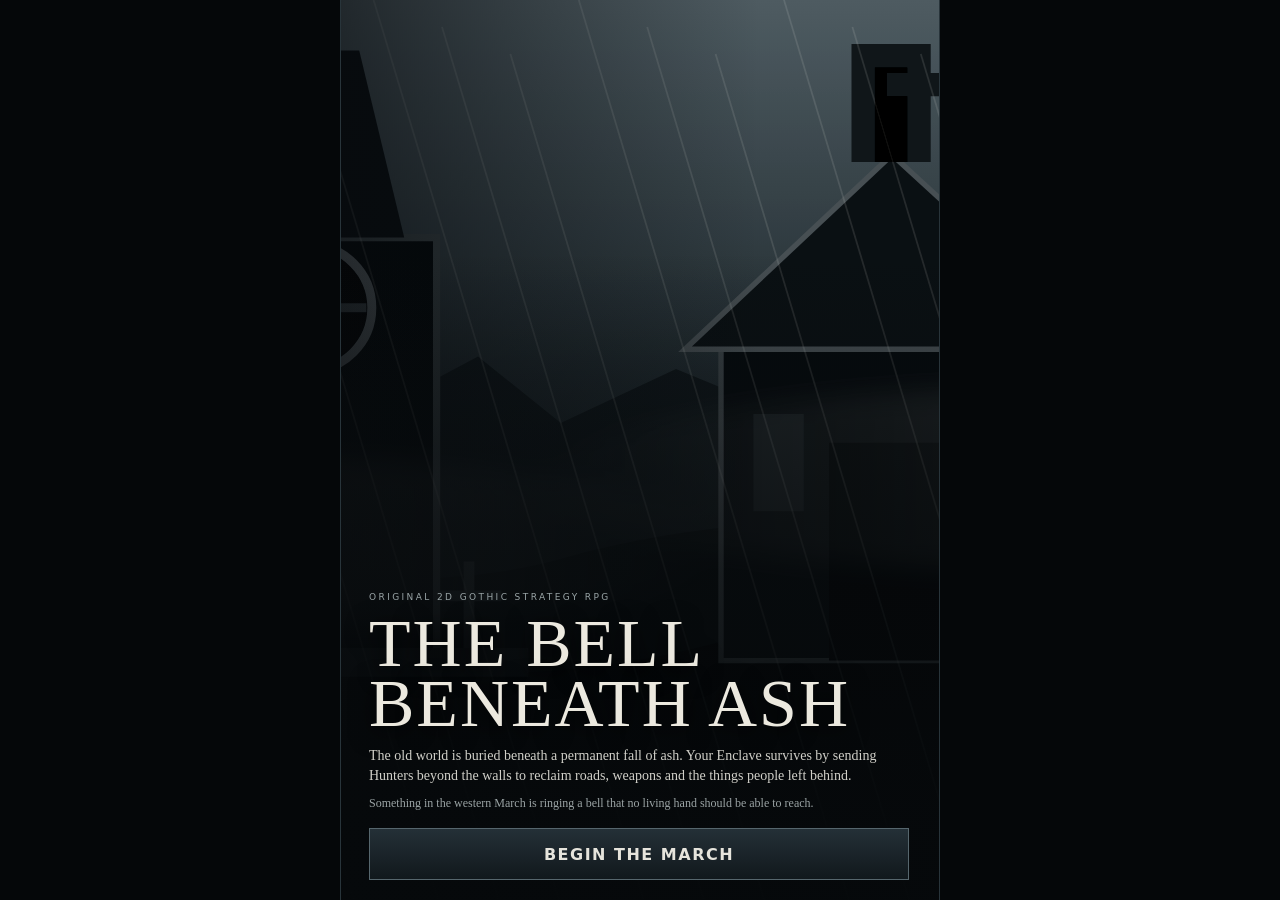
<file: standalone.html>
<!doctype html><html><head><meta charset="utf-8"><meta name="viewport" content="width=device-width,initial-scale=1,viewport-fit=cover"><meta name="theme-color" content="#080b0e"><meta name="apple-mobile-web-app-capable" content="yes"><meta name="apple-mobile-web-app-status-bar-style" content="black-translucent"><link rel="icon" href="[data-uri]"><title>The Bell Beneath Ash · Prototype 0.1</title><style>:root{--bg:#080b0e;--panel:#10161a;--line:#34434a;--text:#e4e2d9;--muted:#8f9ba0;--pale:#b7c0bc;--accent:#a8b5b6;--danger:#8d5552;--gold:#b49a72;--good:#9aaf96}*{box-sizing:border-box}html,body{margin:0;width:100%;height:100%;background:#050709;color:var(--text);font-family:Inter,ui-sans-serif,system-ui,-apple-system,BlinkMacSystemFont,"Segoe UI",sans-serif;overflow:hidden}button{font:inherit}button:disabled{opacity:.32;cursor:default}#app{width:100%;height:100dvh;background:radial-gradient(circle at 50% -20%,#33424a 0,#12191d 35%,#050709 76%);overflow:hidden}.hud{height:66px;display:flex;align-items:center;justify-content:space-between;padding:9px 12px;border-bottom:1px solid #2c383e;background:linear-gradient(180deg,rgba(16,23,27,.98),rgba(7,10,12,.96));position:relative;z-index:40}.brand{border:0;background:none;color:var(--text);text-align:left;padding:0}.brand span{display:block;font:600 13px/1 Georgia,serif;letter-spacing:2.2px}.brand small{display:block;color:var(--muted);font-size:8px;letter-spacing:1.4px;margin-top:6px}.resources{display:flex;gap:9px;color:#c7c5bc;font-size:11px;white-space:nowrap}.bottomnav{height:70px;position:absolute;bottom:0;left:0;right:0;display:grid;grid-template-columns:repeat(4,1fr);background:rgba(6,9,11,.98);border-top:1px solid #2d3a40;z-index:35;padding-bottom:env(safe-area-inset-bottom)}.bottomnav button{border:0;border-top:2px solid transparent;background:none;color:#6f7c81;display:flex;flex-direction:column;align-items:center;justify-content:center;gap:3px;font-size:9px;letter-spacing:1px}.bottomnav button i{font-style:normal;font-size:18px}.bottomnav button.active{color:#d9dad3;border-top-color:#9ca8aa}.gameview{height:calc(100dvh - 136px);position:relative;overflow:hidden}.primary,.sheet button,.eventchoices button,.compactpanel button,.inventoryhead button,.itemactions button{border:1px solid #56666d;background:linear-gradient(180deg,#243037,#11181c);color:#e6e4dc;padding:11px 14px;letter-spacing:.7px}.primary:active,.sheet button:active,.eventchoices button:active,.compactpanel button:active,.inventoryhead button:active,.itemactions button:active,.hotspot:active,.mapnode:active{transform:scale(.98)}.primary.huge{width:100%;min-height:52px;font-weight:700;letter-spacing:1.5px}.muted{color:var(--muted)}.titleview{height:100dvh;position:relative;overflow:hidden;background:#080c0f}.titleart{position:absolute;inset:0}.titleart:after{content:'';position:absolute;inset:0;background:linear-gradient(0deg,#06090bf7 8%,#080b0d9c 42%,transparent 72%),linear-gradient(90deg,#070a0da0,transparent 70%)}.scene{width:100%;height:100%;display:block}.titlecopy{position:absolute;left:20px;right:20px;bottom:max(20px,env(safe-area-inset-bottom));z-index:3;max-width:540px}.titlecopy>small{font-size:9px;letter-spacing:2.4px;color:#9aa5a7}.titlecopy h1{font:500 clamp(42px,11vw,68px)/.88 Georgia,serif;letter-spacing:2px;margin:10px 0 12px;color:#ece9df;text-shadow:0 5px 24px #000}.titlecopy p{font:14px/1.45 Georgia,serif;margin:8px 0;color:#d1d0c9}.titlecopy .muted{font-size:12px;color:#9ba4a5;margin-bottom:16px}.worldscene{height:63%;position:relative;overflow:hidden;border-bottom:1px solid #344047}.worldscene:after,.hunterstage:after,.marchmap:after,.battlescene:after,.eventart:after,.resultart:after{content:'';position:absolute;inset:0;pointer-events:none;background:linear-gradient(0deg,rgba(6,9,11,.72),transparent 30%),repeating-linear-gradient(174deg,transparent 0 24px,rgba(220,225,219,.018) 25px 26px)}.hotspot{position:absolute;z-index:5;min-width:84px;border:1px solid #6b7779;background:rgba(8,13,16,.84);color:#e0dfd6;padding:7px 8px;text-align:left;box-shadow:0 5px 18px rgba(0,0,0,.55);backdrop-filter:blur(4px)}.hotspot b{display:block;font-size:8px;letter-spacing:1px}.hotspot span{display:block;font-size:8px;color:#a3adaf;margin-top:3px}.hotspot.hall{left:7%;bottom:16%}.hotspot.forge{left:38%;bottom:8%}.hotspot.infirmary{right:8%;bottom:18%}.hotspot.tower{right:17%;top:10%}.hotspot.store{left:18%;top:26%}.hotspot.guild{right:38%;top:39%}.hotspot.locked{opacity:.42;filter:grayscale(1)}.directive{height:calc(37% - 8px);margin:8px 10px 0;border:1px solid #3a474d;background:linear-gradient(135deg,rgba(18,25,29,.97),rgba(8,12,14,.97));padding:11px 52px 10px 12px;position:relative;display:flex;flex-direction:column;justify-content:center}.directive small{font-size:8px;letter-spacing:1.6px;color:#87959a}.directive b{font:18px/1.1 Georgia,serif;margin:4px 0}.directive span{font-size:11px;color:#a2abad;line-height:1.35}.directive button{position:absolute;right:9px;top:50%;transform:translateY(-50%);width:36px;height:36px;border:1px solid #5a686d;background:#1b252a;color:white;font-weight:800}.directive.complete{border-color:#52624f}.victorystrip{position:absolute;top:7px;left:50%;transform:translateX(-50%);z-index:8;background:#101710dc;border:1px solid #63715e;color:#b5c2af;font-size:8px;letter-spacing:1px;padding:7px 10px;white-space:nowrap}.hunterstage{height:58%;position:relative;overflow:hidden}.hunterrow{position:absolute;z-index:4;left:6px;right:6px;bottom:8px;display:grid;grid-template-columns:repeat(3,1fr);gap:5px}.hunterportrait{border:1px solid #3d4b51;background:rgba(8,12,14,.72);color:#d9d8d0;padding:4px 3px 7px;min-width:0}.hunterportrait.selected{border-color:#99a7a9;background:rgba(22,30,34,.9)}.hunterportrait .figure{height:112px;width:72px;max-width:100%;display:block;margin:auto}.hunterportrait b,.hunterportrait span,.hunterportrait small{display:block;overflow:hidden;text-overflow:ellipsis;white-space:nowrap}.hunterportrait b{font:14px Georgia,serif}.hunterportrait span{font-size:8px;letter-spacing:1px;color:#a1abad}.hunterportrait small{font-size:8px;color:#7f8c91;margin-top:3px}.compactpanel{height:64px;margin:7px 9px;display:flex;align-items:center;justify-content:space-between;border:1px solid #344147;background:#0c1215;padding:8px}.compactpanel div{min-width:0}.compactpanel small,.compactpanel b,.compactpanel span{display:block}.compactpanel small{font-size:7px;color:#849196;letter-spacing:1.2px}.compactpanel b{font-size:13px;margin:2px 0}.compactpanel span{font-size:8px;color:#8e999d;white-space:nowrap;overflow:hidden;text-overflow:ellipsis}.compactpanel button{padding:8px 9px;font-size:8px;white-space:nowrap}.loadoutmini{height:calc(42% - 78px);margin:0 9px;display:grid;grid-template-columns:1fr 1fr;gap:5px;overflow:auto}.loadoutmini button{border:1px solid #2e3b41;background:#0d1316;color:#d6d5cd;text-align:left;padding:7px;min-height:54px}.loadoutmini small,.loadoutmini b,.loadoutmini span{display:block}.loadoutmini small{font-size:7px;color:#849196;letter-spacing:1px}.loadoutmini b{font:12px Georgia,serif;margin:2px 0}.loadoutmini span{font-size:8px;color:#8f9a9e}.marchmap{height:calc(100% - 70px);position:relative;overflow:hidden}.marchmap .scene{filter:saturate(.72)}.route{position:absolute;z-index:2;left:17%;top:72%;width:63%;height:2px;background:#94a0a260;transform:rotate(-37deg);transform-origin:left center;box-shadow:0 0 14px #cad0ca22}.mapnode{position:absolute;z-index:6;width:86px;height:66px;border:1px solid #627176;background:rgba(8,13,16,.88);color:#d8d7cf;padding:5px;box-shadow:0 5px 18px #000}.mapnode i,.mapnode b,.mapnode span{display:block;font-style:normal}.mapnode i{font-size:17px}.mapnode b{font-size:8px;letter-spacing:.5px;margin:2px 0}.mapnode span{font-size:7px;color:#8d9a9e}.mapnode.closed{filter:grayscale(1);opacity:.36}.mapnode.cleared{border-color:#6c806a}.node0{left:10%;bottom:8%}.node1{left:34%;bottom:31%}.node2{left:60%;top:30%}.node3{right:8%;top:9%}.mapintel{height:70px;display:flex;align-items:center;justify-content:space-between;padding:8px 10px;border-top:1px solid #344147;background:#0c1215}.mapintel small,.mapintel b,.mapintel span{display:block}.mapintel small{font-size:7px;color:#859398;letter-spacing:1px}.mapintel b{font:13px Georgia,serif;margin:2px 0}.mapintel span{font-size:8px;color:#8f999d}.mapintel button{padding:8px;font-size:8px;border:1px solid #56666d;background:#182126;color:#ddd}.inventoryview{display:grid;grid-template-rows:64px 52px 34px 1fr}.inventoryhead{display:flex;align-items:center;justify-content:space-between;padding:7px 10px;border-bottom:1px solid #314047}.inventoryhead small,.inventoryhead h2,.inventoryhead span{display:block;margin:0}.inventoryhead small{font-size:7px;color:#849196;letter-spacing:1px}.inventoryhead h2{font:17px Georgia,serif;margin:2px 0}.inventoryhead span{font-size:8px;color:#8e9a9e}.inventoryhead button{padding:8px;font-size:8px}.setbar{display:grid;grid-template-columns:1fr 1fr;gap:5px;padding:5px 8px;background:#0b1013}.setbar div{border:1px solid #323e43;padding:5px}.setbar b,.setbar span{display:block}.setbar b{font:10px Georgia,serif;color:#c8b896}.setbar span{font-size:6.8px;color:#849196;margin-top:2px;line-height:1.3}.huntertabs{display:grid;grid-template-columns:repeat(3,1fr);padding:0 8px;gap:4px}.huntertabs button{border:1px solid #2f3c41;border-bottom:0;background:#0b1114;color:#79878c;font-size:8px}.huntertabs button.active{background:#172126;color:#d7d6ce;border-color:#536168}.lootlist{overflow:auto;padding:6px 8px 20px}.lootrow{min-height:74px;display:grid;grid-template-columns:34px 1fr 84px;gap:7px;align-items:center;border:1px solid #303c41;background:linear-gradient(90deg,#10171a,#0a0f12);padding:6px;margin-bottom:5px}.itemicon{width:32px;height:32px;border:1px solid #3e4a4f;display:flex;align-items:center;justify-content:center;color:#acb4b1}.itemcopy{min-width:0}.itemcopy small,.itemcopy b,.itemcopy span{display:block;overflow:hidden;text-overflow:ellipsis;white-space:nowrap}.itemcopy small{font-size:7px;color:#8c999d}.itemcopy b{font:12px Georgia,serif;margin:2px 0}.itemcopy span{font-size:7px;color:#8c979b}.itemactions{display:flex;flex-direction:column;gap:4px}.itemactions button{padding:5px 3px;font-size:6.7px}.rarity-common{border-left-color:#8b9290}.rarity-uncommon{border-left-color:#90aa8a}.rarity-rare{border-left-color:#809db7}.rarity-relic{border-left-color:#b09061;box-shadow:inset 3px 0 0 #b09061}.emptyloot{padding:30px;text-align:center;color:#849196;font:14px Georgia,serif}.sheetback{position:fixed;z-index:80;inset:0;background:#000a;backdrop-filter:blur(3px)}.sheet{position:fixed;z-index:81;left:0;right:0;bottom:0;max-height:68dvh;background:linear-gradient(180deg,#172126,#090e11);border-top:1px solid #627177;padding:18px 14px max(18px,env(safe-area-inset-bottom));box-shadow:0 -18px 40px #000;overflow:auto}.sheetclose{position:absolute;right:12px;top:10px;border:0!important;background:none!important;font-size:24px;color:#9da8aa}.sheet>small{font-size:8px;letter-spacing:1.5px;color:#88969b}.sheet h2{font:24px Georgia,serif;margin:5px 0 8px}.sheet p{font:13px/1.45 Georgia,serif;color:#b9bcb7;margin:0 34px 12px 0}.sheetaction{border-top:1px solid #344147;padding:11px 0;display:grid;grid-template-columns:1fr auto;column-gap:8px;align-items:center}.sheetaction b,.sheetaction span{display:block;grid-column:1}.sheetaction b{font-size:10px;letter-spacing:.6px}.sheetaction span{font-size:8px;color:#879499;margin-top:4px}.sheetaction button{grid-column:2;grid-row:1/3;padding:8px 11px;font-size:8px}.maxed{border-top:1px solid #344147;padding-top:12px;color:#8f9a8d;font-size:9px;letter-spacing:1px}.eventview,.resultview{height:100dvh;display:grid;grid-template-rows:66px 47% 1fr;background:#080c0f}.eventart,.resultart{position:relative;overflow:hidden}.eventcopy,.resultcopy{padding:14px 14px max(14px,env(safe-area-inset-bottom));overflow:auto;background:linear-gradient(180deg,#11181c,#080c0f)}.eventcopy small,.resultcopy>small{font-size:8px;color:#89969a;letter-spacing:1.5px}.eventcopy h1,.resultcopy h1{font:28px/1 Georgia,serif;margin:6px 0 9px}.eventcopy p{font:13px/1.45 Georgia,serif;color:#b8bcb8}.eventchoices{display:grid;grid-template-columns:1fr 1fr;gap:7px;margin-top:12px}.eventchoices button{min-height:48px;font-size:9px}.battleview{height:100dvh;display:grid;grid-template-rows:1fr 192px;background:#070a0c}.battlescene{position:relative;overflow:hidden;border-bottom:1px solid #35434a}.battlescene .scene{position:absolute;inset:0}.enemyformation{position:absolute;z-index:4;right:5px;left:39%;top:50px;bottom:38%;display:flex;align-items:flex-end;justify-content:flex-end;gap:2px}.allyformation{position:absolute;z-index:5;left:5px;right:42%;bottom:18px;display:flex;align-items:flex-end;gap:1px}.battleunit{min-width:0;color:#d9d8d0;text-align:center}.battleunit .figure{display:block;margin:auto;width:56px;height:95px;max-width:100%}.battleunit.enemy{border:1px solid transparent;background:none;padding:2px;color:#d5d1ca;width:25%}.battleunit.enemy.target{border-color:#b0a07b;background:#17141099}.battleunit.enemy.down,.battleunit.ally.down{opacity:.2;filter:grayscale(1)}.battleunit.ally{width:20%}.battleunit b,.battleunit small{display:block;white-space:nowrap;overflow:hidden;text-overflow:ellipsis}.battleunit b{font:8px Georgia,serif}.battleunit small{font-size:6px;color:#8e999c}.unitbar{height:4px;background:#252d31;margin:3px 2px}.unitbar i{display:block;height:100%;background:#90514f}.ally .unitbar i{background:#768b91}.combatbar{padding:8px 8px max(7px,env(safe-area-inset-bottom));background:linear-gradient(180deg,#10171a,#070a0c);display:grid;grid-template-rows:38px 80px 31px;gap:5px}.combatmeta{display:flex;align-items:center;justify-content:space-between}.combatmeta small,.combatmeta b{display:block}.combatmeta small{font-size:7px;letter-spacing:1px;color:#849196}.combatmeta b{font-size:10px;margin-top:2px}.resolve{width:46%}.resolve span{font-size:7px;color:#9ba6a8}.resolve i{height:5px;display:block;background:#273136;margin-top:4px}.resolve em{display:block;height:100%;background:#8fa1a5}.abilities{display:grid;grid-template-columns:repeat(4,1fr);gap:4px}.abilities button{border:1px solid #526168;background:linear-gradient(#1f292e,#0d1316);color:#deddd5;font-size:8px;letter-spacing:.5px}.abilities small{display:block;font-size:7px;color:#849196;margin-top:4px}.retreat{border:1px solid #59393a;background:#180e10;color:#b89390;font-size:8px;letter-spacing:1px}.zone-warden .enemyformation{left:30%}.zone-warden .enemyfig{height:125px}.resultcopy{display:flex;flex-direction:column}.rewardchips{display:flex;gap:5px;margin:2px 0 8px}.rewardchips span{border:1px solid #39474d;background:#0a0f12;padding:5px 7px;font-size:8px;color:#aab1af}.droppreview{display:grid;grid-template-columns:1fr 1fr;gap:4px;margin-bottom:9px;overflow:auto}.drop{min-height:42px;border:1px solid #334148;background:#0d1316;display:flex;align-items:center;gap:7px;padding:5px}.drop>span{min-width:0}.drop small,.drop b{display:block;white-space:nowrap;overflow:hidden;text-overflow:ellipsis}.drop small{font-size:6px;color:#879499}.drop b{font:10px Georgia,serif}.resultcopy .huge{margin-top:auto}@media(min-width:600px){#app{max-width:600px;margin:auto;border-left:1px solid #28343a;border-right:1px solid #28343a}.titlecopy{left:28px;right:28px}.hotspot{transform:scale(1.08)}}
/* P01C_VISUAL_POLISH */
.scene{filter:contrast(1.08) saturate(.78)}
.titleart .scene{filter:contrast(1.12) saturate(.7)}
.worldscene:before,.marchmap:before,.battlescene:before{content:'';position:absolute;z-index:3;inset:0;pointer-events:none;background:radial-gradient(circle at 50% 55%,transparent 0 42%,rgba(1,4,6,.34) 78%,rgba(1,3,5,.7) 100%)}
.hotspot{border-color:#788387;background:linear-gradient(180deg,rgba(17,24,28,.9),rgba(6,10,12,.88));box-shadow:0 7px 24px rgba(0,0,0,.64),inset 0 1px rgba(255,255,255,.04)}
.battlecallout{position:absolute;z-index:12;top:12px;left:50%;transform:translateX(-50%);max-width:74%;padding:6px 11px;border:1px solid rgba(164,173,171,.42);background:linear-gradient(90deg,rgba(5,8,10,.18),rgba(8,12,14,.86),rgba(5,8,10,.18));font:700 8px/1.2 Georgia,serif;letter-spacing:1.5px;color:#d8d6cd;text-align:center;text-shadow:0 1px 8px #000;white-space:nowrap;overflow:hidden;text-overflow:ellipsis;animation:callout-in .28s ease-out}
@keyframes callout-in{from{opacity:0;transform:translate(-50%,-5px)}to{opacity:1;transform:translate(-50%,0)}}
.enemyformation{top:48px;bottom:34%}.allyformation{bottom:16px}
.battleunit .figure{filter:drop-shadow(0 8px 5px rgba(0,0,0,.68));transform-origin:50% 100%;animation:unit-enter .34s ease-out}
@keyframes unit-enter{from{opacity:.35;transform:translateY(4px)}to{opacity:1;transform:translateY(0)}}
.battleunit.enemy.target{border-color:#b59b6b;background:radial-gradient(circle at 50% 45%,rgba(105,77,45,.28),rgba(18,14,11,.42));box-shadow:0 0 0 1px rgba(181,155,107,.18),0 0 18px rgba(151,113,64,.16)}
.battleunit.enemy.target .figure{filter:drop-shadow(0 0 7px rgba(196,166,107,.5)) drop-shadow(0 8px 5px rgba(0,0,0,.7));animation:target-breathe 1.1s ease-in-out infinite alternate}
@keyframes target-breathe{from{transform:translateY(0) scale(1)}to{transform:translateY(-2px) scale(1.025)}}
.reticle{position:absolute;left:50%;top:-13px;transform:translateX(-50%);font-size:6px;letter-spacing:1.2px;color:#d3b77e;background:#1b140d;border:1px solid #806b46;padding:2px 4px;box-shadow:0 2px 8px #000}
.battleunit.enemy{position:relative}.battleunit.enemy.down .figure{transform:rotate(8deg) translateY(12px);transform-origin:50% 100%;animation:none}
.battleunit.ally.down .figure{transform:rotate(-8deg) translateY(10px);animation:none}
.cls-warden .figure{width:76px!important;height:132px!important}.cls-husk .figure{width:62px}.cls-bell .figure{filter:drop-shadow(0 0 5px rgba(132,113,87,.2)) drop-shadow(0 8px 5px rgba(0,0,0,.68))}
.combatmeta{gap:8px}.combatvitals{width:31%;min-width:94px}.combatvitals span{display:block;font-size:5.8px;letter-spacing:.5px;color:#89969a;line-height:1}.combatvitals i{display:block;height:3px;background:#242d31;margin:2px 0 4px}.combatvitals em{display:block;height:100%}.combatvitals .allymeter em{background:#778d91}.combatvitals .enemymeter em{background:#8f514d}.resolve{width:34%}
.abilities button{position:relative;overflow:hidden;min-width:0;padding:5px 2px}.abilities button:after{content:'';position:absolute;inset:0;background:linear-gradient(120deg,transparent 30%,rgba(255,255,255,.04),transparent 70%);pointer-events:none}.abilities b{display:block;font-size:7px;white-space:nowrap;overflow:hidden;text-overflow:ellipsis}.abilities small{font-size:5.8px;margin-top:3px}.abilities button:not(:disabled):active{transform:translateY(1px);filter:brightness(1.22)}
.zone-farm .battlescene,.zone-farm{--zone:#6f766d}.zone-causeway{--zone:#66747a}.zone-chapel{--zone:#77706b}.zone-warden{--zone:#7c645f}
.zone-warden .battlecallout{border-color:#72504c;color:#d0b4ad}.zone-warden .battlescene:after{background:linear-gradient(0deg,rgba(15,5,6,.72),transparent 31%),repeating-linear-gradient(174deg,transparent 0 24px,rgba(220,225,219,.018) 25px 26px)}
.hunterportrait.selected .figure{filter:drop-shadow(0 0 8px rgba(154,174,177,.25))}.hunterportrait .figure{filter:drop-shadow(0 7px 5px rgba(0,0,0,.55))}
.mapnode.open:not(.cleared){animation:node-pulse 2.6s ease-in-out infinite alternate}@keyframes node-pulse{from{box-shadow:0 5px 18px #000}to{box-shadow:0 5px 18px #000,0 0 15px rgba(151,166,166,.18)}}
.rarity-relic{background:linear-gradient(90deg,#1b1712,#0b1012);box-shadow:inset 3px 0 0 #b09061,0 0 14px rgba(176,144,97,.08)}

/* P01C_COMBAT_COMPOSITION */
.enemyformation{left:42%;right:7px;top:64px;bottom:31%;gap:4px;align-items:flex-end}
.allyformation{left:7px;right:44%;bottom:20px;gap:3px;align-items:flex-end}
.battleunit.enemy{width:25%;padding:2px 1px}.battleunit.ally{width:20%}
.battleunit.enemy .figure{width:64px;height:108px}.battleunit.ally .figure{width:60px;height:104px}
.enemyformation .row-back{margin-bottom:44px}.allyformation .row-back{margin-bottom:38px}
.battleunit b{font-size:7.5px;line-height:1.15;margin-top:2px}.battleunit small{font-size:5.8px;line-height:1.15}
.unitbar{height:5px;margin:4px 2px 3px;border:1px solid rgba(125,139,144,.16)}
.battlecallout{top:10px;max-width:82%;padding:7px 13px;background:linear-gradient(90deg,rgba(5,8,10,.05),rgba(9,13,15,.94) 20%,rgba(9,13,15,.94) 80%,rgba(5,8,10,.05));color:#eee9de;border-color:rgba(183,191,188,.5);text-shadow:0 2px 8px #000}
.reticle{top:-15px;font-size:5.5px;padding:2px 5px}
.zone-warden .enemyformation{left:26%;right:8px}.zone-warden .cls-warden{width:52%}.zone-warden .cls-servitor{width:24%}.zone-warden .cls-warden .figure{width:96px!important;height:150px!important}
.resultart .scene{filter:contrast(1.13) saturate(.72)}
.resultart:after{background:linear-gradient(0deg,rgba(6,9,11,.78),transparent 38%),repeating-linear-gradient(174deg,transparent 0 24px,rgba(220,225,219,.018) 25px 26px)}
@media(max-width:420px){.combatvitals{min-width:88px}.combatmeta>div:first-child{max-width:30%}.combatmeta small{white-space:nowrap;overflow:hidden;text-overflow:ellipsis}.abilities b{font-size:6.7px}}

/* P01D_LOOT_COMPARE */
.inventoryview{grid-template-rows:64px 60px 34px 1fr}.setbar{height:60px;grid-template-columns:1fr 1fr;gap:5px;padding:4px 8px}.setcard{border:1px solid #323e43!important;padding:4px 5px!important;min-width:0;background:linear-gradient(180deg,#0e1518,#090e10)}.setcard.active{border-color:#6e684f!important}.setcard.complete{border-color:#9b8057!important;box-shadow:inset 0 0 12px rgba(176,144,97,.08)}.settitle{display:flex;align-items:center;justify-content:space-between;gap:5px}.settitle b{font:9px Georgia,serif!important;color:#c8b896}.settitle span{font-size:6.5px!important;color:#a99a7d!important;margin:0!important}.setpips{display:grid;grid-template-columns:repeat(4,1fr);gap:2px;margin:3px 0}.setpips i{height:3px;background:#293136;border:1px solid #394348}.setpips i.filled{background:#9b8057;border-color:#af956c}.setcard small{display:block;font-size:5.5px;color:#7f8b8f;line-height:1.25;white-space:nowrap;overflow:hidden;text-overflow:ellipsis}.lootrow{min-height:82px}.itemcopy em{font-style:normal;color:#d3b36f;letter-spacing:.6px}.compareline{display:block;margin-top:4px;font-size:6.3px;line-height:1.2;letter-spacing:.25px;color:#89969a;white-space:nowrap;overflow:hidden;text-overflow:ellipsis}.compare-gain .compareline{color:#9fb69a}.compare-loss .compareline{color:#ad8580}.compare-mixed .compareline{color:#b2a27f}.compare-equipped .compareline{color:#8fa7ac}.freshdrop{background:linear-gradient(90deg,#151b1d,#0b1012);box-shadow:inset 0 0 0 1px rgba(184,158,101,.05)}

.huntersview{display:grid!important;grid-template-rows:minmax(0,1fr) 48px!important;background:#050708;overflow:hidden}.huntersview .hunterstage{height:auto!important;min-height:0;position:relative;overflow:hidden;border:0;background:#070a0b;isolation:isolate}.huntersview .hunterstage>.scene{display:none!important}.hh-hero{position:absolute;inset:0;overflow:hidden;background:#080b0d}.hh-backdrop{position:absolute;inset:-3%;background:url('[data-uri]') center 48%/cover no-repeat;filter:brightness(.56) contrast(1.18) saturate(.62);transform:scale(1.04)}.hh-backdrop:after{content:'';position:absolute;inset:0;background:radial-gradient(circle at 54% 70%,rgba(176,112,59,.14),transparent 30%),linear-gradient(90deg,rgba(3,5,6,.92) 0,rgba(3,5,6,.48) 27%,transparent 54%,rgba(3,5,6,.42) 82%,rgba(3,5,6,.78) 100%),linear-gradient(0deg,#040607 0,rgba(4,6,7,.26) 30%,rgba(5,7,8,.12) 62%,rgba(3,5,6,.7) 100%)}.hh-vignette{position:absolute;inset:0;z-index:3;pointer-events:none;box-shadow:inset 0 0 80px #000,inset 0 -70px 100px #000;background:repeating-linear-gradient(174deg,transparent 0 27px,rgba(230,230,220,.014) 28px 29px)}.hh-kicker{position:absolute;z-index:10;left:14px;top:12px;display:flex;align-items:center;gap:9px;color:#d7d1c3;text-shadow:0 2px 12px #000}.hh-kicker span{font:600 8px/1 ui-sans-serif,system-ui,sans-serif;letter-spacing:2.2px}.hh-kicker i{font-style:normal;font-size:6.5px;letter-spacing:1.5px;color:#857f73;border-left:1px solid #5b574f;padding-left:9px}.hh-character{position:absolute;z-index:4;left:48%;bottom:56px;transform:translateX(-48%);width:min(72vw,430px);height:88%;background-image:var(--hunter-art);background-position:center bottom;background-size:contain;background-repeat:no-repeat;filter:drop-shadow(0 20px 20px rgba(0,0,0,.78));pointer-events:none}.hh-character:after{content:'';position:absolute;left:9%;right:9%;bottom:2%;height:14%;background:radial-gradient(ellipse,rgba(0,0,0,.72),transparent 68%);filter:blur(10px);z-index:-1}.hh-character-glow{position:absolute;left:32%;right:27%;bottom:19%;height:35%;background:radial-gradient(ellipse,rgba(174,119,70,.12),transparent 70%);filter:blur(14px)}.hh-identity{position:absolute;z-index:9;left:14px;bottom:91px;width:min(48%,230px);text-shadow:0 2px 10px #000}.hh-identity>small{display:block;font-size:7px;letter-spacing:2px;color:#9a958a}.hh-identity h1{font:500 clamp(27px,8vw,42px)/.84 Georgia,serif;letter-spacing:.7px;margin:5px 0 7px;color:#eee9dc}.hh-identity p{font:italic 10px/1.35 Georgia,serif;color:#aaa89f;margin:0 0 10px;max-width:210px}.hh-statline{display:flex;flex-wrap:wrap;gap:4px}.hh-statline span{font-size:6.5px;letter-spacing:.7px;color:#d2d0c7;border-left:1px solid #8e8167;padding:2px 5px;background:rgba(8,11,12,.42)}.hh-xp{margin-top:8px;max-width:190px}.hh-xp i{display:block;height:2px;background:#313638}.hh-xp i em{display:block;height:100%;background:#a9936b;box-shadow:0 0 8px #a9936b55}.hh-xp span{display:block;margin-top:4px;font-size:5.8px;letter-spacing:1px;color:#777f80}.hh-resonance{margin-top:8px;padding-left:7px;border-left:1px solid #465053}.hh-resonance b,.hh-resonance span{display:block}.hh-resonance b{font:600 7px/1.1 Georgia,serif;letter-spacing:.8px;color:#8d9695}.hh-resonance span{font-size:5.7px;letter-spacing:.7px;color:#667174;margin-top:3px}.hh-resonance.active{border-color:#a78d62}.hh-resonance.active b{color:#c7b388}.huntersview .hh-loadout{position:absolute!important;z-index:12;right:8px;top:48px;width:80px;height:auto!important;margin:0!important;padding:0!important;display:flex!important;flex-direction:column;gap:5px;background:transparent!important;overflow:visible!important}.huntersview .hh-loadout button{position:relative;height:58px!important;min-height:58px!important;border:1px solid rgba(91,99,99,.5)!important;background:linear-gradient(90deg,rgba(10,14,15,.87),rgba(14,18,19,.7))!important;color:#d5d1c7!important;text-align:left!important;padding:7px 4px 5px 27px!important;overflow:hidden;box-shadow:0 5px 18px rgba(0,0,0,.28)}.huntersview .hh-loadout button:before{position:absolute!important;left:8px!important;top:50%!important;transform:translateY(-50%)!important;font-size:13px!important;color:#a9a59b!important;text-shadow:none!important}.huntersview .hh-loadout button[data-slot="Weapon"]:before{content:'⚔'}.huntersview .hh-loadout button[data-slot="Head"]:before{content:'◉'}.huntersview .hh-loadout button[data-slot="Armor"]:before{content:'⛨'}.huntersview .hh-loadout button[data-slot="Charm"]:before{content:'✦'}.huntersview .hh-loadout small,.huntersview .hh-loadout b,.huntersview .hh-loadout span{display:block!important;white-space:nowrap;overflow:hidden;text-overflow:ellipsis}.huntersview .hh-loadout small{font-size:5.5px!important;letter-spacing:1px!important;color:#777f80!important}.huntersview .hh-loadout b{font:600 7px/1.1 Georgia,serif!important;margin:3px 0!important;color:#d4d0c5!important}.huntersview .hh-loadout span{font-size:5.4px!important;color:#777f80!important}.huntersview .hh-roster{position:absolute!important;z-index:14;left:8px!important;right:94px!important;bottom:8px!important;height:70px!important;display:grid!important;grid-template-columns:repeat(3,minmax(0,1fr))!important;gap:5px!important}.huntersview .hh-roster .hunterportrait{position:relative!important;width:auto!important;height:70px!important;min-width:0!important;border:1px solid rgba(72,81,83,.6)!important;background:linear-gradient(180deg,rgba(18,23,24,.76),rgba(6,9,10,.94))!important;padding:0 4px 6px 4px!important;color:#c9c6bc!important;overflow:hidden!important;opacity:.78!important;filter:saturate(.65) brightness(.8)!important;transform:none!important;box-shadow:none!important}.huntersview .hh-roster .hunterportrait:before{content:''!important;position:absolute!important;z-index:0!important;inset:-17px 4px 14px!important;background-image:var(--roster-art)!important;background-position:center 18%!important;background-size:82px auto!important;background-repeat:no-repeat!important;transform:none!important;opacity:.34!important;filter:grayscale(.2) drop-shadow(0 8px 8px #000)!important}.huntersview .hh-roster .hunterportrait:after{content:'';position:absolute;inset:0;background:linear-gradient(0deg,rgba(4,6,7,.96) 0,rgba(4,6,7,.76) 28%,transparent 72%);pointer-events:none}.huntersview .hh-roster .hunterportrait.selected{border-color:#8f8064!important;background:linear-gradient(180deg,rgba(44,42,35,.52),rgba(7,9,10,.96))!important;opacity:1!important;filter:none!important}.huntersview .hh-roster .hunterportrait.selected:before{opacity:.58!important}.huntersview .hh-roster .hunterportrait .figure{display:none!important}.huntersview .hh-roster .hunterportrait b,.huntersview .hh-roster .hunterportrait span,.huntersview .hh-roster .hunterportrait small{position:absolute!important;z-index:3!important;left:4px!important;right:4px!important;display:block!important;text-align:left!important;white-space:nowrap!important;overflow:hidden!important;text-overflow:ellipsis!important;text-shadow:0 2px 7px #000!important}.huntersview .hh-roster .hunterportrait b{bottom:17px!important;font:600 9px/1 Georgia,serif!important;color:#ddd8cc!important}.huntersview .hh-roster .hunterportrait span{bottom:6px!important;font-size:5.5px!important;letter-spacing:.9px!important;color:#858e8e!important}.huntersview .hh-roster .hunterportrait small{display:none!important}.huntersview .hh-statusbar{height:48px!important;margin:0!important;padding:6px 9px 6px 12px!important;border:0!important;border-top:1px solid #2c3437!important;background:linear-gradient(90deg,#080c0d,#111718 50%,#080c0d)!important;display:flex!important;align-items:center!important;justify-content:space-between!important}.huntersview .hh-statusbar small,.huntersview .hh-statusbar b,.huntersview .hh-statusbar span{display:block!important}.huntersview .hh-statusbar small{font-size:5.7px!important;letter-spacing:1.5px!important;color:#747e80!important}.huntersview .hh-statusbar b{font:600 10px/1.05 Georgia,serif!important;margin:2px 0!important;color:#d2cdc1!important}.huntersview .hh-statusbar span{font-size:5.8px!important;color:#737d7e!important;max-width:215px;white-space:nowrap;overflow:hidden;text-overflow:ellipsis}.huntersview .hh-statusbar button{border:1px solid #465053!important;background:#111718!important;color:#c4c0b5!important;padding:7px 8px!important;font-size:6px!important;letter-spacing:1px!important}@media(max-width:380px){.hh-character{left:51%;width:78vw;height:86%}.hh-identity{width:46%;bottom:89px}.hh-identity h1{font-size:26px}.hh-identity p{font-size:8.5px}.huntersview .hh-loadout{width:74px}.huntersview .hh-roster{right:87px!important}.huntersview .hh-loadout button{padding-left:24px!important}}@media(max-height:700px){.huntersview{grid-template-rows:minmax(0,1fr) 44px!important}.hh-character{bottom:50px;height:90%}.hh-identity{bottom:79px}.hh-identity p{display:none}.hh-resonance{margin-top:6px}.huntersview .hh-roster{height:60px!important;bottom:6px!important}.huntersview .hh-roster .hunterportrait{height:60px!important}.huntersview .hh-loadout button{height:49px!important;min-height:49px!important}.huntersview .hh-statusbar{height:44px!important}}@media(min-width:700px){.hh-character{width:420px;left:55%}.hh-identity{left:5%;bottom:120px;width:260px}.hh-identity h1{font-size:48px}.hh-identity p{font-size:12px}.huntersview .hh-loadout{right:5%;width:110px}.huntersview .hh-roster{left:5%!important;right:auto!important;width:340px}.hh-kicker{left:5%}}
.huntersview .hh-character{left:50%;bottom:62px;width:min(86vw,500px);height:82%;background-size:auto 142%;background-position:center 10%;filter:drop-shadow(0 24px 25px rgba(0,0,0,.9)) contrast(1.08) saturate(.72)}.huntersview .hh-character:before{content:'';position:absolute;inset:0;background:linear-gradient(90deg,rgba(4,6,7,.28),transparent 25%,transparent 76%,rgba(4,6,7,.22)),linear-gradient(0deg,rgba(4,6,7,.76),transparent 34%);pointer-events:none}.huntersview .hh-backdrop{filter:brightness(.48) contrast(1.28) saturate(.5)}.huntersview .hh-identity{bottom:96px;width:min(45%,205px)}.huntersview .hh-identity h1{font-size:clamp(25px,7.3vw,40px)}.huntersview .hh-identity p{font-size:9px;line-height:1.28;max-width:185px}.huntersview .hh-loadout{top:50px;width:78px}.huntersview .hh-loadout button{background:linear-gradient(90deg,rgba(7,10,11,.94),rgba(16,20,21,.82))!important;border-color:rgba(101,102,94,.46)!important}.huntersview .hh-roster .hunterportrait:before{background-size:92px auto!important;background-position:center 9%!important;opacity:.29!important}.huntersview .hh-roster .hunterportrait.selected:before{opacity:.5!important}@media(max-width:380px){.huntersview .hh-character{left:51%;width:92vw;height:80%;background-size:auto 148%;background-position:center 11%}.huntersview .hh-identity{width:43%;bottom:90px}.huntersview .hh-identity p{font-size:8px}.huntersview .hh-loadout{width:72px}}@media(max-height:700px){.huntersview .hh-character{bottom:54px;height:83%;background-size:auto 146%}.huntersview .hh-identity{bottom:80px}}</style></head><body><div id="app"></div><script>(()=>{
'use strict';
const ROOT=document.querySelector('#app');
const KEY='bell-beneath-ash-p01b';
const SLOTS=['Weapon','Head','Armor','Charm'];
const SETS={
  'Ashen Pilgrim':{two:'+4 ATK to equipped Hunters',four:'+12 starting Resolve'},
  'Mourning Watch':{two:'+18 max HP to equipped Hunters',four:'8% incoming damage reduction'}
};
const HUNTER_BASE=[
  {id:'vanguard',name:'Vanguard',role:'Frontline',hp:170,atk:16,row:'front'},
  {id:'duelist',name:'Duelist',role:'Striker',hp:116,atk:24,row:'front'},
  {id:'physician',name:'Physician',role:'Support',hp:126,atk:12,row:'back'}
];
const REGIONS=[
  {name:'Forsaken Farmstead',short:'FARMSTEAD',kind:'farm',reward:{coin:28,iron:18,salvage:3},enemies:[['Carrion Scavenger',180,24,'front','feral'],['Ash Hound',145,25,'front','feral'],['Farmstead Lurker',155,22,'back','lurker']]},
  {name:'Hollow Causeway',short:'CAUSEWAY',kind:'causeway',reward:{coin:38,iron:17,salvage:7},enemies:[['Road Reaver',230,23,'front','reaver'],['Road Reaver',215,22,'front','reaver'],['Ashbound Rifleman',185,27,'back','rifleman'],['Bridge Spotter',150,18,'back','spotter']]},
  {name:'Saint Orra Chapel',short:'SAINT ORRA',kind:'chapel',reward:{coin:48,iron:19,salvage:9},enemies:[['Reliquary Husk',295,24,'front','husk'],['Reliquary Husk',265,23,'front','husk'],['Chapel Thrall',200,23,'front','thrall'],['Bell Hand',175,27,'back','bell']]},
  {name:'Penitent Warden',short:'WARDEN',kind:'warden',reward:{coin:90,iron:24,salvage:14},enemies:[['Penitent Warden',880,38,'front','warden'],['Bellbound Servitor',240,25,'front','servitor'],['Bellbound Servitor',240,25,'front','servitor']]}
];
const EVENTS=[
  [
    {title:'THE BURIED HOUSE',text:'A farmhouse roof cuts through the ash. A broken window opens into the buried rooms below.',risk:'SEARCH BELOW',safe:'MARK THE SITE',resource:'salvage'},
    {title:'THE CINDER WELL',text:'The old irrigation well is warm to the touch. Something metallic knocks against the stone far below.',risk:'LOWER A HUNTER',safe:'SEAL THE WELL',resource:'iron'},
    {title:'THE EMPTY TABLE',text:'A table has been set for six inside a roofless kitchen. The ash has fallen everywhere except the plates.',risk:'SEARCH THE HOUSE',safe:'KEEP MOVING',resource:'coin'}
  ],
  [
    {title:'THE HANGING BUS',text:'A transit carriage hangs over the collapsed road. A military case is visible behind the shattered glass.',risk:'CROSS INTO IT',safe:'TAKE THE LONG ROAD',resource:'iron'},
    {title:'THE TOLL KEEPER',text:'A body in road leathers still sits upright inside the toll booth. Its hand is closed around a ring of keys.',risk:'TAKE THE KEYS',safe:'LEAVE THE DEAD',resource:'coin'},
    {title:'THE SUNKEN CONVOY',text:'Three military carriers lie nose-down in the ash beneath the bridge. One rear hatch remains above the surface.',risk:'CLIMB DOWN',safe:'MARK THE WRECK',resource:'salvage'}
  ],
  [
    {title:'THE UNLIT SHRINE',text:'Three black candles stand untouched behind Saint Orra. A sealed reliquary rests beneath them.',risk:'BREAK THE SEAL',safe:'LEAVE IT CLOSED',resource:'coin'},
    {title:'THE CHOIR DOOR',text:'A narrow iron door behind the chapel hums with a voice too low to be a hymn. Fresh tool marks scar the lock.',risk:'FORCE IT OPEN',safe:'BAR THE DOOR',resource:'iron'},
    {title:'THE BONE CENSER',text:'A silver censer swings from a dead branch without wind. Black ash falls upward into its bowl.',risk:'CUT IT DOWN',safe:'PASS IN SILENCE',resource:'salvage'}
  ]
];
const ENCOUNTER_VARIANTS=[
  [
    [['Cinder Scavenger',175,24,'front','feral'],['Ash Hound',150,24,'front','feral'],['Grainhouse Lurker',160,22,'back','lurker']],
    [['Farmhand Thrall',190,22,'front','thrall'],['Carrion Scavenger',165,24,'front','feral'],['Silo Lurker',150,24,'back','lurker']]
  ],
  [
    [['Tollhouse Reaver',225,23,'front','reaver'],['Road Reaver',220,22,'front','reaver'],['Cinder Rifleman',180,27,'back','rifleman'],['Bridge Spotter',155,18,'back','spotter']],
    [['Road Reaver',235,23,'front','reaver'],['Ashbound Rifleman',180,26,'back','rifleman'],['Ashbound Rifleman',170,25,'back','rifleman'],['Span Watcher',165,19,'back','spotter']]
  ],
  [
    [['Reliquary Husk',285,24,'front','husk'],['Chapel Thrall',215,23,'front','thrall'],['Chapel Thrall',205,23,'front','thrall'],['Bell Hand',180,27,'back','bell']],
    [['Reliquary Husk',300,24,'front','husk'],['Reliquary Husk',250,23,'front','husk'],['Votive Thrall',205,22,'front','thrall'],['Choir Bell Hand',175,28,'back','bell']]
  ],
  [
    [['Penitent Warden',880,38,'front','warden'],['Bellbound Servitor',235,25,'front','servitor'],['Ashen Servitor',245,25,'front','servitor']],
    [['Penitent Warden',895,38,'front','warden'],['Bellbound Servitor',225,25,'front','servitor'],['Censer Servitor',225,26,'front','servitor']]
  ]
];
function fresh(){return {
  version:3,screen:'title',started:false,tutorial:0,coin:90,iron:12,salvage:0,
  buildings:{hall:1,forge:1,infirmary:1,tower:1},hunters:HUNTER_BASE.map(x=>({...x,lv:1,xp:0})),
  clears:[0,0,0,0],inventory:[],equipped:{},crafted:0,eventCount:0,preparedKit:false,
  lastDrops:[],lastResult:null,wardenDefeated:false,selectedHunter:'Vanguard'
}}
let G=load();let battle=null;let timer=null;let pendingRegion=null;let pendingEvent=0;let sheet=null;
function load(){try{const v=JSON.parse(localStorage.getItem(KEY)||'null');return v&&v.version===3?v:fresh()}catch{return fresh()}}
function save(){localStorage.setItem(KEY,JSON.stringify(G))}
function reset(){localStorage.removeItem(KEY);G=fresh();battle=null;pendingRegion=null;pendingEvent=0;sheet=null;render()}
function clamp(v,a,b){return Math.max(a,Math.min(b,v))}
function esc(s){return String(s).replace(/[&<>"']/g,m=>({'&':'&amp;','<':'&lt;','>':'&gt;','"':'&quot;',"'":'&#39;'}[m]))}
function objective(){
  if(G.clears[0]<1)return {n:1,title:'Open the Western Road',body:'Clear Forsaken Farmstead.',action:'MARCHES',screen:'map'};
  if(countEquipped()<1)return {n:2,title:'Arm a Hunter',body:'Equip one recovered item.',action:'INVENTORY',screen:'inventory'};
  if(G.buildings.hall<2)return {n:3,title:'Strengthen the Hunter Hall',body:'Upgrade the Hall to Level 2.',action:'HUNTER HALL',sheet:'hall'};
  if(G.clears[1]<1)return {n:4,title:'Break the Causeway',body:'Clear Hollow Causeway.',action:'MARCHES',screen:'map'};
  if(G.crafted<1)return {n:5,title:'Reconstruct the March',body:'Forge one item from recovered material.',action:'FORGE',sheet:'forge'};
  if(G.clears[2]<1)return {n:6,title:'Silence Saint Orra',body:'Clear Saint Orra Chapel.',action:'MARCHES',screen:'map'};
  if(G.clears[3]<1)return {n:7,title:'The Bell Must Stop',body:'Defeat the Penitent Warden.',action:'MARCHES',screen:'map'};
  return {n:8,title:'The Western Road Holds',body:'The first March is secure. Continue hunting equipment and sets.'};
}
function regionOpen(i){if(i===0)return true;if(i===1)return G.clears[0]>0&&G.buildings.hall>=2;if(i===2)return G.clears[1]>0&&G.crafted>=1;if(i===3)return G.clears[2]>0;return false}
function countEquipped(){return Object.keys(G.equipped||{}).length}
function equipmentFor(name){return Object.values(G.equipped||{}).filter(i=>i.owner===name)}
function setCount(setName){return Object.values(G.equipped||{}).filter(i=>i.set===setName).length}
function itemMods(name){let atk=0,hp=0;for(const i of equipmentFor(name)){atk+=i.atk||0;hp+=i.hp||0}if(setCount('Ashen Pilgrim')>=2)atk+=4;if(setCount('Mourning Watch')>=2)hp+=18;return{atk,hp}}
function hunterStats(h){const m=itemMods(h.name);return{hp:h.hp+(h.lv-1)*8+m.hp,atk:h.atk+(h.lv-1)*3+m.atk}}
function header(){return `<header class="hud"><button class="brand" data-go="enclave"><span>THE BELL BENEATH ASH</span><small>ASHEN MARCHES · P0.1 FINAL</small></button><div class="resources"><span>◈ ${G.coin}</span><span>⚒ ${G.iron}</span><span>⌁ ${G.salvage}</span></div></header>`}
function nav(){const items=[['enclave','ENCLAVE'],['hunters','HUNTERS'],['map','MARCHES'],['inventory','LOOT']];return `<nav class="bottomnav">${items.map(([s,l])=>`<button data-go="${s}" class="${G.screen===s?'active':''}"><i>${s==='enclave'?'⌂':s==='hunters'?'♜':s==='map'?'✦':'◆'}</i><span>${l}</span></button>`).join('')}</nav>`}
function directive(){const o=objective();if(o.n===8)return `<section class="directive complete"><small>REGIONAL STATUS</small><b>${o.title}</b><span>${o.body}</span></section>`;return `<section class="directive"><small>DIRECTIVE ${o.n}/7</small><b>${o.title}</b><span>${o.body}</span><button data-directive>GO</button></section>`}
function titleView(){return `<main class="titleview"><div class="titleart">${sceneSvg('title')}</div><div class="titlecopy"><small>ORIGINAL 2D GOTHIC STRATEGY RPG</small><h1>THE BELL<br>BENEATH ASH</h1><p>The old world is buried beneath a permanent fall of ash. Your Enclave survives by sending Hunters beyond the walls to reclaim roads, weapons and the things people left behind.</p><p class="muted">Something in the western March is ringing a bell that no living hand should be able to reach.</p><button class="primary huge" data-begin>${G.started?'CONTINUE':'BEGIN THE MARCH'}</button></div></main>`}
function enclaveView(){return `<main class="gameview enclaveview"><section class="worldscene">${sceneSvg('enclave')}<button class="hotspot hall" data-building="hall"><b>HUNTER HALL</b><span>LV ${G.buildings.hall}</span></button><button class="hotspot forge" data-building="forge"><b>FORGE</b><span>LV ${G.buildings.forge}</span></button><button class="hotspot infirmary" data-building="infirmary"><b>INFIRMARY</b><span>LV ${G.buildings.infirmary}</span></button><button class="hotspot tower" data-building="tower"><b>SCOUT TOWER</b><span>LV ${G.buildings.tower}</span></button><button class="hotspot store" data-go="inventory"><b>STOREHOUSE</b><span>${G.inventory.length} ITEMS</span></button><button class="hotspot guild locked"><b>GUILD HALL</b><span>SEALED</span></button></section>${directive()}${G.wardenDefeated?'<div class="victorystrip">THE PENITENT WARDEN IS DEAD · WESTERN ROAD SECURED</div>':''}</main>`}
function huntersView(){return `<main class="gameview huntersview"><section class="hunterstage">${sceneSvg('hall')}<div class="hunterrow">${G.hunters.map(h=>{const s=hunterStats(h);return `<button class="hunterportrait ${G.selectedHunter===h.name?'selected':''}" data-hunter="${h.name}">${hunterSvg(h.id)}<b>${h.name}</b><span>${h.role}</span><small>LV ${h.lv} · HP ${s.hp} · ATK ${s.atk}</small></button>`}).join('')}</div></section><section class="compactpanel"><div><small>FORMATION</small><b>${G.buildings.hall>=3?'5 HUNTERS':G.buildings.hall>=2?'4 HUNTERS':'3 HUNTERS'}</b><span>${G.buildings.hall>=2?'Enclave Guard active':'Upgrade Hunter Hall for support'}${G.buildings.hall>=3?' · March Scout active':''}</span></div><button data-building="hall">HALL LV ${G.buildings.hall}</button></section><section class="loadoutmini">${SLOTS.map(sl=>{const x=G.equipped[`${G.selectedHunter}:${sl}`];return `<button data-slot="${sl}"><small>${sl}</small><b>${x?esc(x.name):'EMPTY'}</b><span>${x?`+${x.atk||0} ATK${x.hp?` · +${x.hp} HP`:''}`:'Tap Loot to equip'}</span></button>`}).join('')}</section></main>`}
function mapView(){return `<main class="gameview mapview"><section class="marchmap">${sceneSvg('map')}<div class="route"></div>${REGIONS.map((r,i)=>`<button class="mapnode node${i} ${regionOpen(i)?'open':'closed'} ${G.clears[i]?'cleared':''}" data-region="${i}" ${regionOpen(i)?'':'disabled'}><i>${G.clears[i]?'✓':i===0?'⌂':i===1?'╫':i===2?'†':'♜'}</i><b>${regionOpen(i)?r.short:'UNKNOWN'}</b><span>${G.clears[i]?`${G.clears[i]} CLEAR${G.clears[i]>1?'S':''}`:regionOpen(i)?'OPEN':'FOG'}</span></button>`).join('')}</section><section class="mapintel"><div><small>SCOUT TOWER · LV ${G.buildings.tower}</small><b>${objective().title}</b><span>${objective().body}</span></div><button data-building="tower">INTEL</button></section></main>`}
function setCard(name){const n=setCount(name),d=SETS[name];return `<div class="setcard ${n>=4?'complete':n>=2?'active':''}"><div class="settitle"><b>${name}</b><span>${n}/4</span></div><div class="setpips">${[0,1,2,3].map(x=>`<i class="${x<n?'filled':''}"></i>`).join('')}</div><small>2PC ${n>=2?'ACTIVE':'LOCKED'} · ${d.two}</small><small>4PC ${n>=4?'ACTIVE':'LOCKED'} · ${d.four}</small></div>`}
function inventoryView(){const h=G.selectedHunter;return `<main class="gameview inventoryview"><section class="inventoryhead"><div><small>STOREHOUSE · COMPARE FOR ${h.toUpperCase()}</small><h2>Recovered Equipment</h2><span>${G.inventory.length} items · ${countEquipped()} equipped</span></div><button data-building="forge">OPEN FORGE</button></section><section class="setbar">${setCard('Ashen Pilgrim')}${setCard('Mourning Watch')}</section><section class="huntertabs">${G.hunters.map(x=>`<button class="${h===x.name?'active':''}" data-hunter="${x.name}">${x.name}</button>`).join('')}</section><section class="lootlist">${G.inventory.length?G.inventory.slice().sort((a,b)=>(b.owner===h)-(a.owner===h)||rarityRank(b.rarity)-rarityRank(a.rarity)||(b.atk||0)-(a.atk||0)).map(i=>itemRow(i,h)).join(''):'<div class="emptyloot">The shelves are empty. Enter the Marches.</div>'}</section></main>`}
function rarityRank(r){return {common:0,uncommon:1,rare:2,relic:3}[r]||0}
function currentFor(h,slot){return G.equipped[`${h}:${slot}`]||null}
function signed(n){return n>0?`+${n}`:`${n}`}
function compareLine(i,h){if(i.owner===h)return {cls:'equipped',text:'CURRENTLY EQUIPPED'};const cur=currentFor(h,i.slot);if(!cur)return {cls:'gain',text:`EMPTY ${i.slot.toUpperCase()} SLOT · +${i.atk||0} ATK${i.hp?` · +${i.hp} HP`:''}`};const da=(i.atk||0)-(cur.atk||0),dh=(i.hp||0)-(cur.hp||0),better=da>=0&&dh>=0&&(da>0||dh>0),worse=da<=0&&dh<=0&&(da<0||dh<0),setNote=i.set!==cur.set?` · SET ${i.set||'NONE'} ↔ ${cur.set||'NONE'}`:'';return {cls:better?'gain':worse?'loss':'mixed',text:`VS ${esc(cur.name)} · ATK ${signed(da)} · HP ${signed(dh)}${setNote}`}}
function itemRow(i,h){const eq=i.owner?`EQUIPPED · ${i.owner}`:'UNEQUIPPED',set=i.set?` · ${i.set}`:'',cmp=compareLine(i,h),fresh=G.lastDrops.some(x=>x.id===i.id);return `<article class="lootrow rarity-${i.rarity} compare-${cmp.cls} ${fresh?'freshdrop':''}"><div class="itemicon">${slotIcon(i.slot)}</div><div class="itemcopy"><small>${fresh?'<em>NEW</em> · ':''}${i.rarity.toUpperCase()} · ${i.slot}${set}</small><b>${esc(i.name)}</b><span>${i.affix} · +${i.atk||0} ATK${i.hp?` · +${i.hp} HP`:''} · ${eq}</span><strong class="compareline">${cmp.text}</strong></div><div class="itemactions"><button data-equip="${i.id}" data-owner="${h}">${i.owner===h?'EQUIPPED':`EQUIP → ${h}`}</button><button data-salvage="${i.id}" ${i.owner?'disabled':''}>SALVAGE</button></div></article>`}
function slotIcon(s){return s==='Weapon'?'⚔':s==='Head'?'◉':s==='Armor'?'⛨':'✦'}
function buildingSheet(kind){const lv=G.buildings[kind],names={hall:'Hunter Hall',forge:'Forge',infirmary:'Infirmary',tower:'Scout Tower'},desc={hall:'Expands the expedition formation. Lv2 adds an Enclave Guard; Lv3 adds a March Scout.',forge:'Turns salvage into targeted gear. Higher levels improve crafted rarity.',infirmary:'Reduces expedition recovery costs and improves Field Treatment.',tower:'Reveals threat information and improves field discovery outcomes.'};let action='';if(kind==='forge')action=`<div class="sheetaction"><b>RECONSTRUCT EQUIPMENT</b><span>14 Iron + 8 Salvage · guaranteed uncommon+ item</span><button class="primary" data-craft ${G.iron<14||G.salvage<8?'disabled':''}>CRAFT</button></div>`;if(kind==='infirmary')action=`<div class="sheetaction"><b>FIELD KIT</b><span>18 Coin · next combat starts with Guard + Resolve</span><button class="primary" data-kit ${G.preparedKit||G.coin<18?'disabled':''}>${G.preparedKit?'PACKED':'PREPARE'}</button></div>`;const cost=lv===1?20:40;return `<div class="sheetback" data-close></div><aside class="sheet"><button class="sheetclose" data-close>×</button><small>ENCLAVE FACILITY</small><h2>${names[kind]} · Lv ${lv}</h2><p>${desc[kind]}</p>${action}${lv<3?`<div class="sheetaction"><b>UPGRADE TO LV ${lv+1}</b><span>${cost} Iron</span><button class="primary" data-upgrade="${kind}" ${G.iron<cost?'disabled':''}>UPGRADE</button></div>`:'<div class="maxed">MAXIMUM PROTOTYPE LEVEL</div>'}</aside>`}
function eventView(){const pool=EVENTS[pendingRegion],e=pool[pendingEvent%pool.length];return `<main class="eventview">${header()}<section class="eventart">${sceneSvg(REGIONS[pendingRegion].kind)}</section><section class="eventcopy"><small>FIELD DISCOVERY · ${REGIONS[pendingRegion].name}</small><h1>${e.title}</h1><p>${e.text}</p><div class="eventchoices"><button class="primary" data-event="risk">${e.risk}</button><button data-event="safe">${e.safe}</button></div></section></main>`}
function battleView(){if(!battle)return mapView();const r=REGIONS[battle.region],enemyMax=battle.enemies.reduce((a,x)=>a+x.max,0),enemyHp=battle.enemies.reduce((a,x)=>a+x.hp,0),partyMax=battle.party.reduce((a,x)=>a+x.max,0),partyHp=battle.party.reduce((a,x)=>a+x.hp,0),enemyPct=Math.round(100*enemyHp/enemyMax),partyPct=Math.round(100*partyHp/partyMax);return `<main class="battleview"><section class="battlescene zone-${r.kind}">${sceneSvg(r.kind)}<div class="battlecallout">${esc(battle.lastAction||'FORMATION ENGAGED')}</div><div class="enemyformation">${battle.enemies.map((e,i)=>unitEnemy(e,i)).join('')}</div><div class="allyformation">${battle.party.map((u,i)=>unitAlly(u,i)).join('')}</div></section><section class="combatbar"><div class="combatmeta"><div><small>${r.name.toUpperCase()}</small><b>TURN ${battle.turn}</b></div><div class="combatvitals"><span>HUNTERS ${partyPct}%</span><i class="allymeter"><em style="width:${partyPct}%"></em></i><span>THREAT ${enemyPct}%</span><i class="enemymeter"><em style="width:${enemyPct}%"></em></i></div><div class="resolve"><span>RESOLVE ${Math.floor(battle.resolve)}/100</span><i><em style="width:${battle.resolve}%"></em></i></div></div><div class="abilities"><button data-ability="focus" ${battle.resolve<30?'disabled':''}><b>⌖ FOCUS</b><small>30 · burst</small></button><button data-ability="sever" ${battle.resolve<40||!living('Duelist')?'disabled':''}><b>╱ SEVER</b><small>40 · bleed</small></button><button data-ability="guard" ${battle.resolve<25||!living('Vanguard')?'disabled':''}><b>⛨ BRACE</b><small>25 · guard</small></button><button data-ability="heal" ${battle.resolve<35||!living('Physician')?'disabled':''}><b>✚ TREAT</b><small>35 · heal</small></button></div><button class="retreat" data-retreat>RETREAT FROM THE MARCH</button></section></main>`}
function unitEnemy(u,i){return `<button class="battleunit enemy cls-${u.cls} row-${u.row} ${u.hp<=0?'down':''} ${battle.target===i?'target':''}" data-target="${i}" ${u.hp<=0?'disabled':''}>${battle.target===i?'<span class="reticle">TARGET</span>':''}${enemySvg(u.cls,u.name)}<b>${esc(u.name)}</b><div class="unitbar"><i style="width:${100*u.hp/u.max}%"></i></div><small>${u.hp}/${u.max}${statusText(u)}</small></button>`}
function unitAlly(u,i){return `<div class="battleunit ally hunter-${u.id||'guard'} row-${u.row} ${u.hp<=0?'down':''}">${hunterSvg(u.id||'guard')}<b>${u.name}</b><div class="unitbar"><i style="width:${100*u.hp/u.max}%"></i></div><small>${u.hp}/${u.max}${statusText(u)}</small></div>`}
function statusText(u){const a=[];if(u.status.bleed)a.push('BLEED');if(u.status.mark)a.push('MARKED');if(u.status.broken)a.push('BROKEN');return a.length?' · '+a.join(' · '):''}
function resultView(){const x=G.lastResult;if(!x)return mapView();return `<main class="resultview">${header()}<section class="resultart">${sceneSvg(x.boss?'warden':REGIONS[x.region].kind)}</section><section class="resultcopy"><small>${x.boss?'REGIONAL THREAT BROKEN':'EXPEDITION VICTORY'}</small><h1>${x.boss?'THE BELL FALLS SILENT':REGIONS[x.region].name+' CLEARED'}</h1><div class="rewardchips"><span>◈ +${x.reward.coin}</span><span>⚒ +${x.reward.iron}</span><span>⌁ +${x.reward.salvage}</span></div><div class="droppreview">${G.lastDrops.map(i=>`<div class="drop rarity-${i.rarity}">${slotIcon(i.slot)}<span><small>${i.rarity.toUpperCase()}</small><b>${esc(i.name)}</b></span></div>`).join('')}</div><button class="primary huge" data-secure>SECURE ${G.lastDrops.length} DROPS</button></section></main>`}
function render(){clearTimeout(timer);let html=G.screen==='title'?titleView():G.screen==='event'?eventView():G.screen==='battle'?battleView():G.screen==='result'?resultView():`${header()}${G.screen==='enclave'?enclaveView():G.screen==='hunters'?huntersView():G.screen==='map'?mapView():inventoryView()}${nav()}`;ROOT.innerHTML=html+(sheet?buildingSheet(sheet):'');bind();if(G.screen==='battle'&&battle&&!battle.paused)timer=setTimeout(()=>tick(),720)}
function bind(){ROOT.querySelectorAll('[data-go]').forEach(b=>b.onclick=()=>go(b.dataset.go));ROOT.querySelector('[data-begin]')?.addEventListener('click',()=>{G.started=true;G.screen='enclave';G.tutorial=1;save();render()});ROOT.querySelectorAll('[data-building]').forEach(b=>b.onclick=()=>{sheet=b.dataset.building;render()});ROOT.querySelectorAll('[data-close]').forEach(b=>b.onclick=()=>{sheet=null;render()});ROOT.querySelector('[data-directive]')?.addEventListener('click',()=>{const o=objective();if(o.screen)go(o.screen);else if(o.sheet){sheet=o.sheet;render()}});ROOT.querySelectorAll('[data-region]').forEach(b=>b.onclick=()=>depart(+b.dataset.region));ROOT.querySelectorAll('[data-hunter]').forEach(b=>b.onclick=()=>{G.selectedHunter=b.dataset.hunter;save();render()});ROOT.querySelectorAll('[data-equip]').forEach(b=>b.onclick=()=>equip(+b.dataset.equip,b.dataset.owner));ROOT.querySelectorAll('[data-salvage]').forEach(b=>b.onclick=()=>salvage(+b.dataset.salvage));ROOT.querySelector('[data-upgrade]')?.addEventListener('click',e=>upgrade(e.currentTarget.dataset.upgrade));ROOT.querySelector('[data-craft]')?.addEventListener('click',craft);ROOT.querySelector('[data-kit]')?.addEventListener('click',packKit);ROOT.querySelectorAll('[data-event]').forEach(b=>b.onclick=()=>resolveEvent(b.dataset.event==='risk'));ROOT.querySelectorAll('[data-target]').forEach(b=>b.onclick=()=>{battle.target=+b.dataset.target;render()});ROOT.querySelectorAll('[data-ability]').forEach(b=>b.onclick=()=>ability(b.dataset.ability));ROOT.querySelector('[data-retreat]')?.addEventListener('click',retreat);ROOT.querySelector('[data-secure]')?.addEventListener('click',()=>{G.screen='inventory';save();render()})}
function go(s){sheet=null;if(['enclave','hunters','map','inventory'].includes(s)){G.screen=s;save();render()}}
function upgrade(k){const lv=G.buildings[k],cost=lv===1?20:40;if(lv>=3||G.iron<cost)return;G.iron-=cost;G.buildings[k]++;sheet=null;save();render()}
function packKit(){if(G.coin<18||G.preparedKit)return;G.coin-=18;G.preparedKit=true;save();render()}
function craft(){if(G.iron<14||G.salvage<8)return;G.iron-=14;G.salvage-=8;G.crafted++;G.inventory.push(makeItem(Math.max(1,G.clears[1]?1:0),{minimum:'uncommon',crafted:true}));save();render()}
function equip(id,owner){const i=G.inventory.find(x=>x.id===id);if(!i)return;for(const [k,v] of Object.entries(G.equipped)){if(v.id===id){delete G.equipped[k]}}if(i.owner)delete i.owner;const key=`${owner}:${i.slot}`,old=G.equipped[key];if(old){const oi=G.inventory.find(x=>x.id===old.id);if(oi)delete oi.owner}i.owner=owner;G.equipped[key]=i;save();render()}
function salvage(id){const i=G.inventory.find(x=>x.id===id);if(!i||i.owner)return;G.salvage+=i.rarity==='relic'?12:i.rarity==='rare'?7:i.rarity==='uncommon'?4:2;G.inventory=G.inventory.filter(x=>x.id!==id);save();render()}
function depart(i){if(!regionOpen(i))return;pendingRegion=i;pendingEvent=i<3?Math.floor(Math.random()*EVENTS[i].length):0;const eventAllowed=i<3&&G.clears[0]>0;const chance=.28+.1*G.buildings.tower;if(eventAllowed&&Math.random()<chance){G.screen='event';save();render()}else startBattle(i,{})}
function resolveEvent(risk){const i=pendingRegion,pool=EVENTS[i],e=pool[pendingEvent%pool.length],tower=G.buildings.tower,infirmary=G.buildings.infirmary;G.eventCount++;let carry={};if(risk){if(Math.random()<.55+.08*tower){const n=6+i*2+tower;if(e.resource==='coin')G.coin+=n*4;if(e.resource==='iron')G.iron+=n;if(e.resource==='salvage')G.salvage+=n;carry.edge=8+tower*3}else carry.hurt=Math.max(5,18-infirmary*4)}else carry.edge=3+tower;save();startBattle(i,carry)}
function makeParty(){const p=G.hunters.map(h=>{const s=hunterStats(h);return{id:h.id,name:h.name,role:h.role,row:h.row,hp:s.hp,max:s.hp,atk:s.atk,status:{},core:true}});if(G.buildings.hall>=2)p.push({id:'guard',name:'Enclave Guard',role:'Auxiliary',row:'front',hp:118,max:118,atk:13,status:{},core:false});if(G.buildings.hall>=3)p.push({id:'scout',name:'March Scout',role:'Auxiliary',row:'back',hp:88,max:88,atk:16,status:{},core:false});return p}
function startBattle(i,carry={}){pendingRegion=null;const base=REGIONS[i].enemies,variants=ENCOUNTER_VARIANTS[i]||[],source=variants.length&&Math.random()<.45?variants[Math.floor(Math.random()*variants.length)]:base,enemies=source.map((x,n)=>({name:x[0],hp:x[1],max:x[1],atk:x[2],row:x[3],cls:x[4],status:{},id:n})),party=makeParty();if(carry.edge)enemies[0].hp=Math.max(1,enemies[0].hp-carry.edge);if(carry.hurt)party.filter(x=>x.row==='front').forEach(x=>x.hp=Math.max(1,x.hp-carry.hurt));battle={region:i,enemies,party,target:0,resolve:30,turn:0,guard:0,dread:0,paused:false,lastAction:'HUNTERS ENTER FORMATION'};if(setCount('Ashen Pilgrim')>=4)battle.resolve+=12;if(G.preparedKit){battle.guard=2+G.buildings.infirmary;battle.resolve=clamp(battle.resolve+8,0,100);G.preparedKit=false}G.screen='battle';save();render()}
function alive(a){return a.filter(x=>x.hp>0)}
function living(name){return battle?.party.some(x=>x.name===name&&x.hp>0)}
function targetEnemy(){if(!battle)return null;if(battle.enemies[battle.target]?.hp>0)return battle.enemies[battle.target];battle.target=battle.enemies.findIndex(x=>x.hp>0);return battle.enemies[battle.target]}
function hit(u,d){u.hp=Math.max(0,u.hp-Math.max(1,Math.round(d)))}
function tick(manual=false){if(!battle||G.screen!=='battle')return;clearTimeout(timer);const b=battle;b.turn++;b.lastAction='FORMATION EXCHANGE';b.party.forEach(u=>{if(u.hp>0&&u.status.bleed){hit(u,3);u.status.bleed--}if(u.status.mark)u.status.mark--});b.enemies.forEach(u=>{if(u.hp>0&&u.status.bleed){hit(u,6);u.status.bleed--}if(u.status.broken)u.status.broken--});let t=targetEnemy();for(const u of alive(b.party)){if(!t||t.hp<=0)t=targetEnemy();if(!t)break;const broken=t.status.broken?1.25:1,armor=t.cls==='husk'&&!t.status.broken?.9:1;hit(t,(u.atk*.34+Math.random()*5)*broken*armor)}if(!alive(b.enemies).length)return victory();const front=alive(b.party.filter(x=>x.row==='front')),back=alive(b.party.filter(x=>x.row==='back'));for(const e of alive(b.enemies)){const pool=e.row==='back'&&Math.random()<.32&&back.length?back:(front.length?front:alive(b.party));if(!pool.length)break;const x=pool[Math.floor(Math.random()*pool.length)],marked=x.status.mark?1.22:1,guard=b.guard?0.68:1,watch=setCount('Mourning Watch')>=4?.92:1,execute=e.cls==='reaver'&&x.hp/x.max<.4?1.22:1;hit(x,(e.atk*.55+Math.random()*4)*marked*guard*watch*execute);if(e.cls==='feral'&&Math.random()<.18)x.status.bleed=2;if(['rifleman','spotter'].includes(e.cls)&&Math.random()<.22)x.status.mark=2;if(e.cls==='bell'&&b.turn%4===0){b.dread=2;x.status.mark=2;b.lastAction='THE BELL MARKS A HUNTER'}if(e.cls==='warden'&&b.turn%3===0){b.dread=2;x.status.mark=2;b.lastAction='THE WARDEN TOLLS'}if(e.cls==='servitor'&&b.turn%5===0){const w=b.enemies.find(y=>y.cls==='warden'&&y.hp>0);if(w)w.hp=Math.min(w.max,w.hp+6)}}if(b.turn%3===0&&living('Physician')){const w=alive(b.party).sort((a,c)=>a.hp/a.max-c.hp/c.max)[0];if(w)w.hp=Math.min(w.max,w.hp+6+G.buildings.infirmary*2)}if(b.guard)b.guard--;if(b.dread)b.dread--;b.resolve=clamp(b.resolve+(b.dread?6:11),0,100);if(!alive(b.party).length)return defeat();if(!manual)render()}
function ability(a){if(!battle)return;const b=battle,t=targetEnemy(),w=alive(b.party).sort((x,y)=>x.hp/x.max-y.hp/y.max)[0];if(a==='focus'&&b.resolve>=30&&t){b.resolve-=30;hit(t,36+Math.random()*12);b.lastAction=`FOCUS STRIKE · ${t.name.toUpperCase()}`}else if(a==='sever'&&b.resolve>=40&&t&&living('Duelist')){b.resolve-=40;hit(t,45);t.status.bleed=3;t.status.broken=2;b.lastAction=`SEVER · ${t.name.toUpperCase()} BROKEN`}else if(a==='guard'&&b.resolve>=25&&living('Vanguard')){b.resolve-=25;b.guard=2;b.lastAction='VANGUARD BRACES THE LINE'}else if(a==='heal'&&b.resolve>=35&&w&&living('Physician')){b.resolve-=35;w.hp=Math.min(w.max,w.hp+40+G.buildings.infirmary*5);w.status.bleed=0;w.status.mark=0;b.lastAction=`FIELD TREATMENT · ${w.name.toUpperCase()}`}if(!alive(b.enemies).length)return victory();render()}
function retreat(){clearTimeout(timer);battle=null;G.screen='map';save();render()}
function gainXP(region){for(const h of G.hunters){h.xp+=12+region*7;while(h.lv<10&&h.xp>=h.lv*48){h.xp-=h.lv*48;h.lv++}}}
function victory(){clearTimeout(timer);const i=battle.region,boss=i===3;G.clears[i]++;const r=REGIONS[i].reward;G.coin+=r.coin;G.iron+=r.iron;G.salvage+=r.salvage;gainXP(i);const count=boss?5:3+(Math.random()<.35?1:0),drops=[];for(let n=0;n<count;n++)drops.push(makeItem(i,{boss,n}));if(boss){drops[0]=makeItem(3,{boss:true,relic:true,name:'Warden’s Penitent Blade',slot:'Weapon',set:'Ashen Pilgrim'});G.wardenDefeated=true}G.inventory.push(...drops);G.lastDrops=drops;G.lastResult={region:i,boss,reward:r,survivors:alive(battle.party).length,total:battle.party.length};battle=null;G.screen='result';save();render()}
function defeat(){clearTimeout(timer);const i=battle.region;G.coin=Math.max(0,G.coin-8);battle=null;G.screen='map';save();render()}
let itemId=1;
function makeItem(region,opt={}){const slots=SLOTS,slot=opt.slot||slots[Math.floor(Math.random()*slots.length)],roll=Math.random();let rarity=opt.relic?'relic':roll>.92?'relic':roll>.68?'rare':roll>.27?'uncommon':'common';if(opt.minimum==='uncommon'&&rarity==='common')rarity='uncommon';const base={common:3,uncommon:5,rare:8,relic:12}[rarity]+region*2+(opt.crafted?1:0);const hp=slot==='Armor'||slot==='Head'?({common:0,uncommon:4,rare:8,relic:14}[rarity]||0):0;const set=opt.set!==undefined?opt.set:(Math.random()<.27?(Math.random()<.58?'Ashen Pilgrim':'Mourning Watch'):null);const names={Weapon:['Grave-Iron Blade','Blackroad Cleaver','Cinder Pike','Pilgrim Severance','Bell-Tooth Saber','Marcher Falchion','Saint Orra Hatchet','Coffin Nail Spear'],Head:['Ash Hood','Watchman Visor','Reliquary Helm','Mourning Cowl','Roadwarden Mask','Cinder Veil','Penitent Sallet','Blackglass Hood'],Armor:['Road Mantle','Graveplate Coat','Ash-Walker Harness','Watchman Plate','Pilgrim Brigandine','Cindercoat','Reliquary Harness','Marchwarden Plate'],Charm:['Censer Shard','Bellbone Talisman','Black Salt Reliquary','Pilgrim Token','Saint Orra Medal','Roadside Reliquary','Hollow Coin','Ashen Rosary']};return{id:Date.now()+itemId+++(Math.random()),name:opt.name||names[slot][Math.floor(Math.random()*names[slot].length)],slot,rarity,atk:base,hp,set,affix:['Keen','Stalwart','Hollow','Vicious','Consecrated','Ashbound','Grim','Watchful','Penitent','Cinderworn','Relic-Bound','Roadforged'][Math.floor(Math.random()*12)]}}
function sceneSvg(kind){const chapel=kind==='chapel'||kind==='warden'||kind==='title',farm=kind==='farm',cause=kind==='causeway',enclave=kind==='enclave'||kind==='hall',map=kind==='map',boss=kind==='warden'||kind==='title';return `<svg viewBox="0 0 800 500" class="scene scene-${kind}" preserveAspectRatio="xMidYMid slice"><defs><linearGradient id="sky-${kind}" x1="0" y1="0" x2="0" y2="1"><stop offset="0" stop-color="#4f6068"/><stop offset=".42" stop-color="#27343a"/><stop offset="1" stop-color="#090d10"/></linearGradient><linearGradient id="mist-${kind}" x1="0" y1="0" x2="1" y2="0"><stop stop-color="#d5d7d0" stop-opacity="0"/><stop offset=".5" stop-color="#c7cdc8" stop-opacity=".18"/><stop offset="1" stop-color="#889397" stop-opacity="0"/></linearGradient><filter id="soft-${kind}"><feGaussianBlur stdDeviation="7"/></filter></defs><rect width="800" height="500" fill="url(#sky-${kind})"/><circle cx="650" cy="78" r="34" fill="#d6d3c8" opacity=".12"/><g fill="#141c20" opacity=".72"><path d="M0 260L55 238 95 246 132 210 174 236 214 202 250 230 310 198 356 235 420 205 471 226 530 188 590 221 650 194 720 228 800 205V350H0Z"/></g><path d="M0 334C125 294 245 342 358 310S635 280 800 320V500H0Z" fill="#10171a"/><path d="M0 385C175 340 280 404 454 354S690 342 800 374V500H0Z" fill="#080d10"/>${enclave?`<g stroke="#435159" stroke-width="3"><path d="M40 358V270L92 238 132 254 180 218 232 251V358Z" fill="#11191d"/><path d="M242 358V238L315 198 392 238V358Z" fill="#151e22"/><path d="M405 358V212L468 182 536 220V358Z" fill="#11191d"/><path d="M550 358V248L622 214 710 252V358Z" fill="#151d21"/><path d="M500 215V122H527V215M486 126h56" fill="#0e1417"/><path d="M0 350H800V382H0Z" fill="#0b1013"/><g stroke="#6f7d80" opacity=".42"><path d="M22 350v-38m38 38v-48m44 48v-44m558 44v-45m43 45v-39m44 39v-50"/></g></g><g fill="#8e6e4f" opacity=".24"><rect x="283" y="265" width="20" height="13"/><rect x="332" y="257" width="18" height="11"/><rect x="443" y="260" width="19" height="12"/><rect x="612" y="278" width="16" height="10"/></g>`:''}${farm?`<g><path d="M67 367V252L171 185 288 248V367Z" fill="#11181c" stroke="#3d484d" stroke-width="3"/><path d="M98 267h158M118 367v-82h61v82" stroke="#596469" stroke-width="4" opacity=".45"/><path d="M522 367V214h60v153M505 214h95l-18-63h-51Z" fill="#131b1e" stroke="#455157" stroke-width="3"/><path d="M608 360l28-111 27 111M636 249l-46-40m46 40 52-38" stroke="#3d474b" stroke-width="5"/><path d="M324 370l20-104m-20 34-55-43m58 61 72-62" stroke="#171e21" stroke-width="9"/><path d="M0 397L800 351" stroke="#68777b" stroke-opacity=".18" stroke-width="18"/><g stroke="#59666b" opacity=".45"><path d="M7 375v-48m0 22h110m45 14h116m40-8h145m86 8h184"/></g></g>`:''}${cause?`<g><path d="M-20 333L250 306 316 350 468 303 830 330" stroke="#222d32" stroke-width="62" fill="none"/><path d="M252 303l70 91M472 300l-43 103" stroke="#080c0e" stroke-width="24"/><path d="M65 214h48v120M678 198h48v132" stroke="#263238" stroke-width="28"/><path d="M66 210h51m559-17h54" stroke="#667378" stroke-width="5"/><path d="M343 317l73-9 25 18-9 35-84 6-22-18Z" fill="#161d21" stroke="#4d595e" stroke-width="3"/><rect x="365" y="320" width="28" height="15" fill="#758085" opacity=".22"/><path d="M95 212C260 167 552 155 704 198" fill="none" stroke="#657277" stroke-width="2" opacity=".42"/></g>`:''}${chapel?`<g><path d="M445 367V194h190v173Z" fill="#11171b" stroke="#414b50" stroke-width="3"/><path d="M425 194l115-108 118 108Z" fill="#151c20" stroke="#4a555a" stroke-width="3"/><path d="M524 90V31h31v59m-18-43h47" stroke="#1a2226" stroke-width="13"/><path d="M505 367v-121h66v121" fill="#080d10"/><path d="M463 230h28v54h-28m128-54h27v54h-27" fill="#273238" opacity=".55"/><g stroke="#303b40" stroke-width="6"><path d="M60 365v-78m-22 25h44M132 371v-63m-19 20h38M208 365v-84m-24 24h48M305 370v-58m-18 19h36"/></g>${boss?`<path d="M145 367V132h142v235Z" fill="#0e1417" stroke="#3c474c" stroke-width="4"/><path d="M163 132l25-104h56l25 104Z" fill="#12191d"/><circle cx="216" cy="171" r="35" fill="#05090b" stroke="#596368" stroke-width="5"/><path d="M216 138v67M184 171h64" stroke="#3d474c" stroke-width="5"/><path d="M96 368h242" stroke="#222c31" stroke-width="16"/>`:''}</g>`:''}${map?`<g><path d="M18 411L157 278 283 320 415 194 577 142 748 174 812 150V430H18Z" fill="#10171a"/><path d="M78 410C147 353 205 338 265 323S382 269 442 223 589 180 705 139" fill="none" stroke="#8c999b" stroke-width="8" stroke-opacity=".2" stroke-dasharray="12 14"/><g stroke="#526066" stroke-width="2" opacity=".28"><path d="M120 342c85-54 171-39 244-82s158-81 275-85"/><path d="M94 378c114-58 205-43 292-94s169-71 292-77"/><path d="M170 414c106-42 173-32 258-74s147-60 238-55"/></g></g>`:''}<g filter="url(#soft-${kind})" opacity=".75"><ellipse cx="192" cy="302" rx="260" ry="47" fill="url(#mist-${kind})"/><ellipse cx="624" cy="267" rx="285" ry="51" fill="url(#mist-${kind})"/></g><g stroke="#d9ddd7" stroke-opacity=".12">${Array.from({length:24},(_,i)=>`<path d="M${i*38-90} ${i%3*15}l150 500"/>`).join('')}</g></svg>`}
function hunterSvg(id){const v=id==='vanguard',d=id==='duelist',p=id==='physician',g=id==='guard',sc=id==='scout';return `<svg viewBox="0 0 100 160" class="figure"><g class="hunter-art"><path d="M42 12h16l7 10-5 20H40l-6-20Z" fill="#9ca7a8" opacity=".82"/><path d="M${v||g?20:27} 43Q50 29 ${v||g?80:73} 43L${v||g?86:76} 118 66 153H54L50 101 45 153H32L${v||g?13:23} 119Z" fill="${p?'#48575b':sc?'#354348':d?'#30383d':'#344148'}" stroke="#819094" stroke-width="2"/>${v?'<path d="M13 55h24v61H13Z" fill="#232c30" stroke="#9aa5a5" stroke-width="3"/><path d="M78 50l13 72" stroke="#c3c8c3" stroke-width="5"/>':''}${d?'<path d="M74 50l20 78" stroke="#c7cbc6" stroke-width="4"/><path d="M23 56l-12 49" stroke="#7e8c8f" stroke-width="4"/><path d="M35 46l-7 65" stroke="#1f272b" stroke-width="12"/>':''}${p?'<path d="M36 18l-15 14 18 7" fill="#b7c0bd"/><path d="M50 60v29M35 74h30" stroke="#c7ceca" stroke-width="5" opacity=".7"/><circle cx="76" cy="91" r="10" fill="#b69c70" opacity=".55"/>':''}${g?'<path d="M10 53h28v65H10Z" fill="#293337" stroke="#849194" stroke-width="3"/><path d="M74 52l17 70" stroke="#aab2af" stroke-width="5"/>':''}${sc?'<path d="M28 28q22-28 44 0l-7 17H35Z" fill="#253035"/><path d="M70 49q27 31 3 76" fill="none" stroke="#9ca7a6" stroke-width="3"/><path d="M72 52l18 73" stroke="#565f61" stroke-width="3"/>':''}<path d="M33 151h16m7 0h16" stroke="#11171a" stroke-width="5"/></g></svg>`}
function enemySvg(cls,name=''){const boss=cls==='warden',husk=cls==='husk',hound=/Hound/i.test(name),bell=cls==='bell',serv=cls==='servitor',ranged=['rifleman','spotter'].includes(cls),reaver=cls==='reaver';if(hound)return `<svg viewBox="0 0 110 160" class="figure enemyfig"><g transform="translate(0 42)"><path d="M10 68Q25 35 58 44L88 63 101 104H88L78 78 62 84 52 116H40L42 82 20 82 17 112H5Z" fill="#32383a" stroke="#777b79" stroke-width="3"/><path d="M70 47l16-25 5 33" fill="#4a4b48"/><circle cx="87" cy="50" r="3" fill="#b8a173"/></g></svg>`;return `<svg viewBox="0 0 110 170" class="figure enemyfig"><g><path d="M42 11h26l8 15-8 22H41l-7-22Z" fill="${boss?'#8a827d':'#777a77'}" opacity=".75"/><path d="M${boss?10:23} 49Q55 ${boss?24:36} ${boss?100:87} 49L${boss?104:91} 130 73 166H58L54 106 47 166H31L${boss?4:17} 130Z" fill="${boss?'#403c3b':husk?'#4a5152':bell?'#33383a':serv?'#34383a':'#292f32'}" stroke="#746f6b" stroke-width="3"/>${ranged?'<path d="M61 62l43 20" stroke="#a09b92" stroke-width="6"/><path d="M88 72l10 35" stroke="#555b5c" stroke-width="3"/>':''}${reaver?'<path d="M17 61l-13 68M86 57l18 65" stroke="#8b8983" stroke-width="6"/>':''}${husk?'<path d="M25 55l-12 72M88 57l12 65" stroke="#50595a" stroke-width="9"/><path d="M31 40h49" stroke="#9b958b" stroke-width="5" opacity=".45"/>':''}${bell?'<path d="M73 66l19 7-5 28-25-9Z" fill="#67635e"/><path d="M87 101v30" stroke="#8b8275" stroke-width="4"/>':''}${serv?'<path d="M26 68h58M31 88h49" stroke="#8d8780" stroke-width="4" opacity=".45"/>':''}${boss?'<path d="M12 50L2 142M98 50l10 92" stroke="#9b918b" stroke-width="8"/><path d="M29 37h54" stroke="#aea39a" stroke-width="7"/><path d="M55 3v35" stroke="#6f6965" stroke-width="5"/>':''}</g></svg>`}
function debugState(){return JSON.parse(JSON.stringify(G))}
function debugSetState(x){G=JSON.parse(JSON.stringify(x));save();render()}
function debugBattle(kind='optimizer'){let loops=0;while(battle&&G.screen==='battle'&&loops++<180){const live=alive(battle.party),w=live.slice().sort((a,b)=>a.hp/a.max-b.hp/b.max)[0],target=battle.enemies[battle.target];const pri={bell:9,rifleman:8,spotter:7,servitor:6,warden:5,reaver:4,husk:3,feral:2,lurker:2,thrall:1};let best=-1,score=-1;battle.enemies.forEach((e,i)=>{if(e.hp>0&&(pri[e.cls]||0)>score){score=pri[e.cls]||0;best=i}});if(best>=0)battle.target=best;if(living('Physician')&&w&&w.hp/w.max<(kind==='conservative'?.6:.42)&&battle.resolve>=35)abilityQuiet('heal');else if(living('Vanguard')&&!battle.guard&&battle.resolve>=25&&((kind==='conservative'&&battle.region>=1)||kind==='optimizer'&&battle.region>=2))abilityQuiet('guard');else if(living('Duelist')&&battle.resolve>=40&&target?.hp>45)abilityQuiet('sever');else if(battle.resolve>=30)abilityQuiet('focus');if(battle&&G.screen==='battle')tick(true)}return loops<180}
function abilityQuiet(a){if(!battle)return;const b=battle,t=targetEnemy(),w=alive(b.party).sort((x,y)=>x.hp/x.max-y.hp/y.max)[0];if(a==='focus'&&b.resolve>=30&&t){b.resolve-=30;hit(t,36+Math.random()*12)}else if(a==='sever'&&b.resolve>=40&&t&&living('Duelist')){b.resolve-=40;hit(t,45);t.status.bleed=3;t.status.broken=2}else if(a==='guard'&&b.resolve>=25&&living('Vanguard')){b.resolve-=25;b.guard=2}else if(a==='heal'&&b.resolve>=35&&w&&living('Physician')){b.resolve-=35;w.hp=Math.min(w.max,w.hp+40+G.buildings.infirmary*5);w.status.bleed=0;w.status.mark=0}if(!alive(b.enemies).length)victory()}
window.Game={get state(){return G},get battle(){return battle},fresh,reset,save,render,go,objective,regionOpen,depart,startBattle,resolveEvent,tick,ability,debugBattle,debugState,debugSetState,equip,salvage,upgrade,craft,packKit,countEquipped,setCount,makeItem};
render();
})();
(()=>{
'use strict';
const root=document.querySelector('#app');
if(!root)return;
const ART={Vanguard:'[data-uri]',Duelist:'[data-uri]',Physician:'[data-uri]'};
const CREED={
 Vanguard:'Hold the breach. Break the charge. Bring the others home.',
 Duelist:'Find the opening. End the threat before it can answer.',
 Physician:'Keep the line alive long enough to finish what crossed it.'
};
let queued=false;
function gearFor(name,state){return Object.values(state?.equipped||{}).filter(x=>x&&x.owner===name)}
function bestSet(gear){const counts={};for(const x of gear){if(x.set)counts[x.set]=(counts[x.set]||0)+1}const entries=Object.entries(counts).sort((a,b)=>b[1]-a[1]);return entries[0]||null}
function decorate(){
 const view=root.querySelector('.huntersview');
 if(!view||view.dataset.hhV2==='1')return;
 const stage=view.querySelector('.hunterstage');
 const row=view.querySelector('.hunterrow');
 const loadout=view.querySelector('.loadoutmini');
 const panel=view.querySelector('.compactpanel');
 if(!stage||!row||!loadout||!panel)return;
 view.dataset.hhV2='1';
 const portraits=[...row.querySelectorAll('.hunterportrait')];
 const selected=portraits.find(x=>x.classList.contains('selected'))||portraits[0];
 if(!selected)return;
 const name=selected.dataset.hunter||'Vanguard';
 const role=selected.querySelector('span')?.textContent||'Hunter';
 const meta=selected.querySelector('small')?.textContent||'';
 const state=window.Game?.state;
 const hunter=state?.hunters?.find(x=>x.name===name);
 const gear=gearFor(name,state);
 const set=bestSet(gear);
 const xp=hunter?.xp||0, need=Math.max(1,(hunter?.lv||1)*48), pct=Math.min(100,Math.round(xp/need*100));
 const hero=document.createElement('section');
 hero.className='hh-hero';
 hero.style.setProperty('--hunter-art',`url("${ART[name]||ART.Vanguard}")`);
 hero.innerHTML=`
  <div class="hh-backdrop" aria-hidden="true"></div>
  <div class="hh-vignette" aria-hidden="true"></div>
  <div class="hh-kicker"><span>HUNTER HALL</span><i>ACTIVE ROSTER</i></div>
  <div class="hh-character" aria-hidden="true"><div class="hh-character-glow"></div></div>
  <div class="hh-identity">
    <small>${role.toUpperCase()}</small>
    <h1>${name.toUpperCase()}</h1>
    <p>${CREED[name]||''}</p>
    <div class="hh-statline">${meta.split(' · ').map(x=>`<span>${x}</span>`).join('')}</div>
    <div class="hh-xp"><i><em style="width:${pct}%"></em></i><span>EXPERIENCE ${xp}/${need}</span></div>
    <div class="hh-resonance ${set&&set[1]>=2?'active':''}"><b>${set?set[0].toUpperCase():'NO SET RESONANCE'}</b><span>${set?`${set[1]}/4 PIECES EQUIPPED`:`${gear.length}/4 LOADOUT SLOTS FILLED`}</span></div>
  </div>`;
 stage.insertBefore(hero,row);
 row.classList.add('hh-roster');
 portraits.forEach(btn=>{
   const n=btn.dataset.hunter;
   btn.style.setProperty('--roster-art',`url("${ART[n]||ART.Vanguard}")`);
   btn.setAttribute('aria-label',`Select ${n}`);
 });
 loadout.classList.add('hh-loadout');
 [...loadout.querySelectorAll('button')].forEach(btn=>{
   btn.title='Open Loot to change this slot';
   btn.addEventListener('click',()=>window.Game?.go?.('inventory'));
 });
 stage.appendChild(loadout);
 panel.classList.add('hh-statusbar');
 const left=panel.querySelector('div');
 if(left){const label=left.querySelector('small');if(label)label.textContent='HUNTER HALL FORMATION';}
}
function schedule(){if(queued)return;queued=true;requestAnimationFrame(()=>{queued=false;decorate()})}
new MutationObserver(schedule).observe(root,{childList:true,subtree:true});
decorate();
})();</script></body></html>
</file>
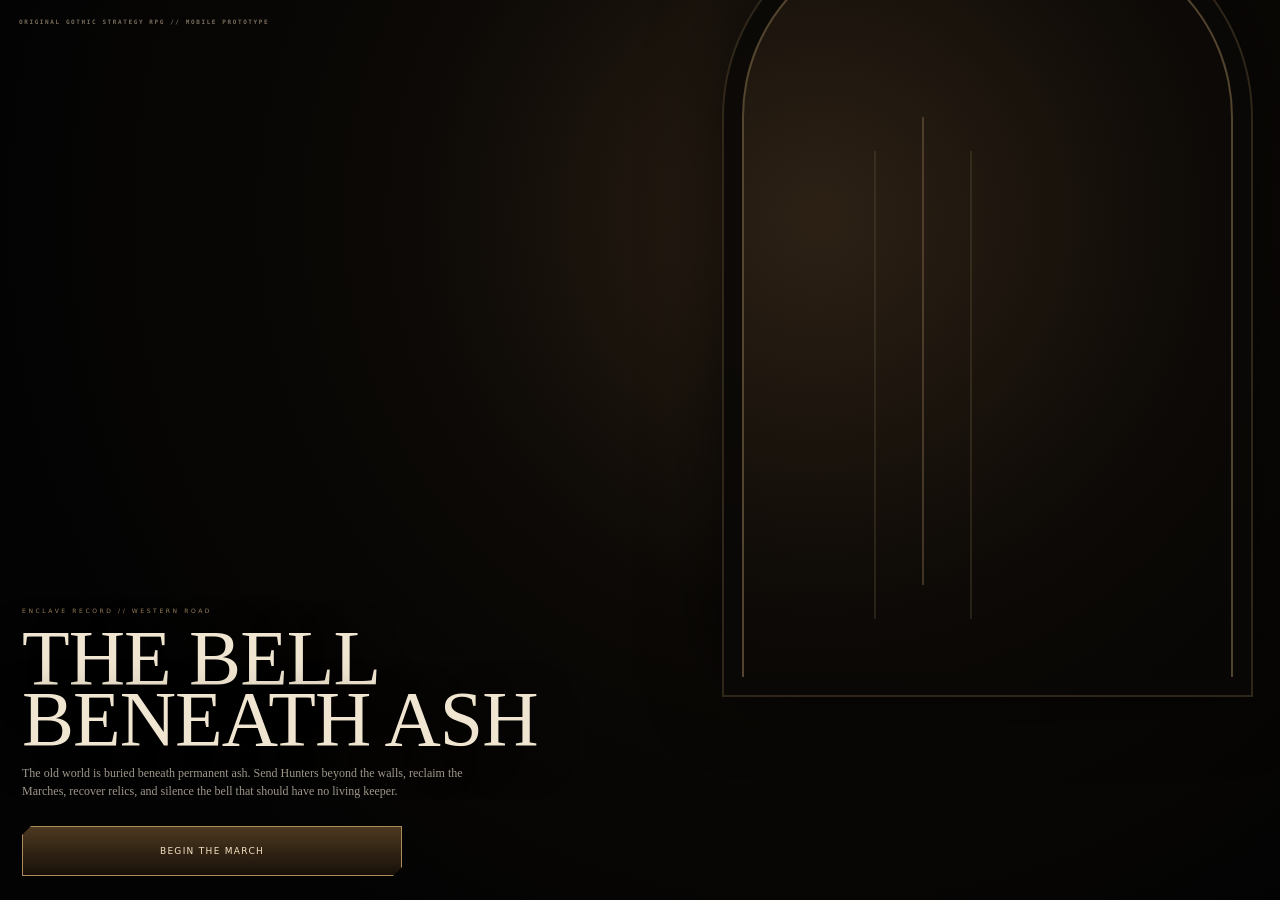
<file: v5.html>
<!doctype html><html><head><meta charset="utf-8"><meta name="viewport" content="width=device-width,initial-scale=1,viewport-fit=cover"><meta name="theme-color" content="#090806"><title>The Bell Beneath Ash · Rebuilt UI V5</title><style>
:root{--bg:#080705;--panel:#12100c;--panel2:#1a1610;--line:#5e5038;--gold:#b89a68;--bone:#eee4cf;--muted:#8e8779;--red:#74433f;--green:#74806a}*{box-sizing:border-box}html,body{margin:0;width:100%;height:100%;background:#050403;color:var(--bone);font-family:Inter,system-ui,-apple-system,sans-serif;overflow:hidden}button{font:inherit;color:inherit}#app{width:100%;height:100dvh;overflow:hidden;background:#050403}.v5-root{width:100%;height:100%;position:relative;overflow:hidden;background:radial-gradient(circle at 60% 15%,#22190f 0,#0a0806 43%,#040403 100%)}.v5-grain{position:absolute;inset:0;pointer-events:none;opacity:.35;background:repeating-linear-gradient(173deg,transparent 0 27px,rgba(255,240,210,.015) 28px 29px)}.v5-top{position:absolute;z-index:20;top:0;left:58px;right:0;height:52px;display:flex;align-items:center;justify-content:space-between;padding:8px 11px;border-bottom:1px solid #433825;background:linear-gradient(180deg,#17120de8,#080604ee)}.v5-brand small,.v5-brand b{display:block}.v5-brand small{font-size:5.5px;letter-spacing:1.8px;color:#8a785f}.v5-brand b{font:500 13px Georgia,serif;letter-spacing:1.6px;margin-top:3px}.v5-res{display:flex;gap:4px}.v5-res span{min-width:44px;border:1px solid #463b29;background:#0b0906;padding:6px 5px;text-align:center;font:600 7px ui-monospace,monospace;color:#c8b28d}.v5-rail{position:absolute;z-index:25;left:0;top:0;bottom:0;width:58px;background:#070604;border-right:1px solid #433825;display:flex;flex-direction:column;align-items:center}.v5-sigilmark{height:58px;width:58px;display:grid;place-items:center;border-bottom:1px solid #433825;font:500 18px Georgia,serif;color:#b89662}.v5-nav{display:flex;flex-direction:column;width:100%;margin-top:22px;gap:4px}.v5-nav button{height:64px;border:0;border-left:2px solid transparent;background:transparent;color:#716b61;display:flex;flex-direction:column;justify-content:center;align-items:center;gap:5px;font-size:5.7px;letter-spacing:.8px}.v5-nav button i{font-style:normal;font-size:16px}.v5-nav button.active{color:#eadfc9;border-left-color:#b18d58;background:linear-gradient(90deg,#2a2115,#0b0906)}.v5-version{margin-top:auto;margin-bottom:12px;writing-mode:vertical-rl;font:600 5px ui-monospace,monospace;letter-spacing:1.4px;color:#5f574c}.v5-main{position:absolute;left:58px;right:0;top:52px;bottom:0;overflow:hidden}.v5-title{position:absolute;inset:0;background:radial-gradient(circle at 64% 24%,#2d2115 0,#0c0906 38%,#030303 78%);overflow:hidden}.v5-title:before{content:'';position:absolute;left:58%;top:-7%;width:38%;height:82%;border:2px solid #594a32;border-bottom:0;border-radius:180px 180px 0 0;box-shadow:0 0 0 18px #0a0806,0 0 0 20px #332a1c,0 0 90px #000;opacity:.9}.v5-title:after{content:'';position:absolute;left:72%;top:13%;width:2px;height:52%;background:#9f8258;box-shadow:-48px 34px 0 #5d5038,48px 34px 0 #5d5038;opacity:.35}.v5-title-copy{position:absolute;z-index:4;left:22px;right:18px;bottom:24px;max-width:520px}.v5-title-copy small{font-size:6px;letter-spacing:2.6px;color:#9a825e}.v5-title-copy h1{font:500 clamp(48px,13vw,78px)/.78 Georgia,serif;margin:11px 0 14px;letter-spacing:-1px;color:#f0e5d0;text-shadow:0 10px 40px #000}.v5-title-copy p{max-width:470px;color:#9f978a;font:12px/1.5 Georgia,serif}.v5-title-copy button{margin-top:14px;width:min(100%,380px);height:50px;border:1px solid #ad8b58;background:linear-gradient(180deg,#4d3820,#171008);color:#f4e4c4;letter-spacing:1.3px;font-size:9px;clip-path:polygon(9px 0,100% 0,100% calc(100% - 9px),calc(100% - 9px) 100%,0 100%,0 9px)}.v5-title-id{position:absolute;top:18px;left:19px;z-index:5;font:600 6px ui-monospace,monospace;letter-spacing:1.6px;color:#796d5c}.v5-screen{position:absolute;inset:0;overflow:hidden}.v5-screenhead{position:absolute;z-index:8;left:14px;top:12px}.v5-screenhead small,.v5-screenhead b{display:block}.v5-screenhead small{font-size:5.5px;letter-spacing:1.8px;color:#8b7658}.v5-screenhead b{font:500 21px Georgia,serif;margin-top:4px;letter-spacing:.8px}.v5-enclave-bg{position:absolute;inset:0;background:linear-gradient(0deg,#050403 0,transparent 35%),radial-gradient(circle at 52% 36%,rgba(167,107,55,.15),transparent 24%),linear-gradient(180deg,#1a1d1c 0,#0d1110 50%,#060605 100%)}.v5-enclave-bg:before{content:'';position:absolute;left:7%;right:7%;bottom:25%;height:48%;background:linear-gradient(90deg,transparent 0 4%,#161a18 4% 16%,transparent 16% 20%,#1d211e 20% 40%,transparent 40% 44%,#121614 44% 57%,transparent 57% 62%,#1b1f1c 62% 81%,transparent 81% 86%,#141816 86% 96%,transparent 96%),linear-gradient(0deg,#080806,#131614);clip-path:polygon(0 100%,0 40%,8% 40%,8% 26%,14% 26%,14% 48%,23% 48%,23% 18%,30% 18%,30% 47%,42% 47%,42% 10%,49% 10%,49% 46%,60% 46%,60% 29%,66% 29%,66% 48%,78% 48%,78% 22%,86% 22%,86% 45%,100% 45%,100% 100%);border-bottom:2px solid #403624}.v5-buildings{position:absolute;z-index:5;left:13px;right:13px;top:80px;bottom:118px;display:grid;grid-template-columns:1fr 1fr;gap:8px;align-content:end}.v5-building{min-height:72px;border:1px solid #4d422f;background:linear-gradient(135deg,rgba(25,20,14,.92),rgba(8,7,5,.93));padding:10px;text-align:left;clip-path:polygon(0 0,calc(100% - 10px) 0,100% 10px,100% 100%,10px 100%,0 calc(100% - 10px))}.v5-building small,.v5-building b,.v5-building span{display:block}.v5-building small{font-size:5.5px;letter-spacing:1.3px;color:#7c705e}.v5-building b{font:500 12px Georgia,serif;margin:5px 0;color:#ddd1bb}.v5-building span{font-size:6.5px;color:#8c8376}.v5-building strong{float:right;color:#b89a68;font:600 8px ui-monospace,monospace}.v5-building.locked{opacity:.35}.v5-mission{position:absolute;z-index:9;left:12px;right:12px;bottom:10px;height:96px;border:1px solid #5f4d33;border-left:3px solid #a88757;background:linear-gradient(90deg,#181108f2,#090705f7);padding:12px 56px 10px 13px}.v5-mission small,.v5-mission b,.v5-mission span{display:block}.v5-mission small{font-size:5.5px;letter-spacing:1.4px;color:#8c795c}.v5-mission b{font:500 16px Georgia,serif;margin:4px 0}.v5-mission span{font-size:7px;color:#938a7d}.v5-mission button{position:absolute;right:10px;top:27px;width:38px;height:38px;border:1px solid #8a7049;background:#261a0f;color:#d9c39a}.v5-hunters{background:linear-gradient(90deg,#080705 0,#11100c 55%,#060504 100%)}.v5-hall-bg{position:absolute;inset:0;background:url('./assets/hunter-hall-interior-v2.svg') center/cover no-repeat;filter:brightness(.45) saturate(.45) contrast(1.2);opacity:.72}.v5-roster{position:absolute;z-index:9;left:9px;top:66px;width:78px;display:flex;flex-direction:column;gap:7px}.v5-roster button{height:78px;border:1px solid #40382a;background:#0b0907cc;padding:0;position:relative;overflow:hidden;color:#8d867a;text-align:left}.v5-roster button:before{content:'';position:absolute;inset:-12px 8px 12px;background:var(--art) center 12%/68px auto no-repeat;opacity:.25}.v5-roster button b{position:absolute;z-index:2;left:5px;bottom:12px;font:600 7px Georgia,serif}.v5-roster button small{position:absolute;z-index:2;left:5px;bottom:3px;font-size:5px;color:#6e6a62}.v5-roster button.active{height:92px;border-color:#a18456;color:#eadfc9;background:#1b140d}.v5-roster button.active:before{opacity:.62}.v5-hero{position:absolute;z-index:3;left:76px;right:72px;top:18px;bottom:134px;background:var(--hero) center bottom/contain no-repeat;filter:drop-shadow(0 24px 20px #000)}.v5-nameplate{position:absolute;z-index:8;left:96px;right:74px;bottom:135px;border-left:2px solid #a18559;padding:10px 9px;background:linear-gradient(90deg,#080604e8,transparent)}.v5-nameplate small{font-size:5.5px;letter-spacing:1.6px;color:#907958}.v5-nameplate h1{font:500 30px/.9 Georgia,serif;margin:5px 0}.v5-nameplate p{font:italic 8px/1.35 Georgia,serif;color:#9a9388;margin:0}.v5-gear{position:absolute;z-index:10;right:7px;top:68px;width:65px;display:flex;flex-direction:column;gap:6px}.v5-gear button{height:60px;border:1px solid #4a4030;background:#0b0907e8;color:#827a6d;padding:5px;text-align:center}.v5-gear button i,.v5-gear button b,.v5-gear button small{display:block;font-style:normal}.v5-gear button i{font-size:15px;color:#a38961}.v5-gear button b{font:600 6px Georgia,serif;margin-top:4px;white-space:nowrap;overflow:hidden;text-overflow:ellipsis}.v5-gear button small{font-size:4.8px;color:#69655e;margin-top:2px}.v5-dossier{position:absolute;left:0;right:0;bottom:0;height:126px;background:linear-gradient(90deg,#090705,#14100b,#090705);border-top:1px solid #564730;display:grid;grid-template-columns:repeat(4,1fr);padding-left:94px}.v5-stat{padding:15px 6px;border-left:1px solid #30291f;min-width:0}.v5-stat small,.v5-stat b,.v5-stat span{display:block}.v5-stat small{font-size:5px;letter-spacing:1px;color:#71695d}.v5-stat b{font:500 18px Georgia,serif;margin:6px 0;color:#e3d7c2}.v5-stat span{font-size:5px;color:#756e64}.v5-map{background:radial-gradient(circle at 55% 48%,#242018 0,#0b0907 60%,#050403 100%)}.v5-map-grid{position:absolute;inset:0;background:linear-gradient(35deg,transparent 48%,rgba(160,135,91,.05) 49%,rgba(160,135,91,.05) 51%,transparent 52%),linear-gradient(-35deg,transparent 48%,rgba(160,135,91,.04) 49%,rgba(160,135,91,.04) 51%,transparent 52%);background-size:44px 44px}.v5-route{position:absolute;left:16%;bottom:18%;width:65%;height:2px;background:#8f7853;transform:rotate(-38deg);transform-origin:left;box-shadow:0 0 12px #967d5355}.v5-nodes button{position:absolute;width:92px;height:92px;border-radius:50%;border:1px solid #6f5c3f;background:radial-gradient(circle,#292015,#0b0806 70%);color:#d7c8ad;box-shadow:0 0 0 6px #070604cc,0 12px 30px #000;padding:8px}.v5-nodes button:before{content:'';position:absolute;inset:7px;border:1px solid #493c2a;border-radius:50%}.v5-nodes button b,.v5-nodes button span,.v5-nodes button i{position:relative;z-index:2;display:block;font-style:normal}.v5-nodes button i{font-size:18px;color:#b59565}.v5-nodes button b{font-size:6.2px;letter-spacing:.7px;margin:4px 0}.v5-nodes button span{font-size:5px;color:#7c7468}.v5-nodes button.closed{opacity:.25;filter:grayscale(1)}.v5-nodes button.cleared{border-color:#788069}.v5-node0{left:8%;bottom:12%}.v5-node1{left:31%;bottom:35%}.v5-node2{left:57%;top:28%}.v5-node3{right:5%;top:8%}.v5-intel{position:absolute;left:12px;right:12px;bottom:10px;height:76px;border:1px solid #54442e;background:#0c0906e8;padding:10px}.v5-intel small,.v5-intel b,.v5-intel span{display:block}.v5-intel small{font-size:5px;color:#806f57;letter-spacing:1.3px}.v5-intel b{font:500 13px Georgia,serif;margin:4px 0}.v5-intel span{font-size:6px;color:#81786c}.v5-loot{background:linear-gradient(180deg,#100c08,#050403)}.v5-loot-head{position:absolute;left:0;right:0;top:0;height:76px;border-bottom:1px solid #51412c;padding:12px 12px 8px;background:linear-gradient(90deg,#171109,#090604)}.v5-loot-head small,.v5-loot-head b,.v5-loot-head span{display:block}.v5-loot-head small{font-size:5px;letter-spacing:1.3px;color:#8b7556}.v5-loot-head b{font:500 17px Georgia,serif;margin:4px 0}.v5-loot-head span{font-size:6px;color:#756e64}.v5-hunter-tabs{position:absolute;left:0;right:0;top:76px;height:34px;display:grid;grid-template-columns:repeat(3,1fr);border-bottom:1px solid #403321}.v5-hunter-tabs button{border:0;background:#080604;color:#716a60;font-size:6px;letter-spacing:.8px}.v5-hunter-tabs button.active{background:#21170f;color:#dfd2bb;border-bottom:2px solid #aa8755}.v5-loot-list{position:absolute;left:0;right:0;top:110px;bottom:0;overflow:auto;padding:8px 8px 28px}.v5-item{min-height:78px;display:grid;grid-template-columns:42px 1fr 72px;gap:8px;align-items:center;border:1px solid #403421;border-left:3px solid #69553a;background:linear-gradient(90deg,#17110b,#090604);padding:7px;margin-bottom:6px}.v5-item-icon{width:40px;height:40px;border:1px solid #5b4931;background:radial-gradient(circle,#2c2115,#0b0805);display:grid;place-items:center;color:#b39666;font-size:17px}.v5-item small,.v5-item b,.v5-item span{display:block;white-space:nowrap;overflow:hidden;text-overflow:ellipsis}.v5-item small{font-size:5px;color:#887358}.v5-item b{font:500 11px Georgia,serif;margin:3px 0}.v5-item span{font-size:5.4px;color:#837b70}.v5-item-actions{display:flex;flex-direction:column;gap:4px}.v5-item-actions button{border:1px solid #56442e;background:#1c130b;color:#bca47e;font-size:5.2px;padding:6px 2px}.v5-item-actions button:disabled{opacity:.3}.v5-empty{padding:60px 15px;text-align:center;color:#7e766a;font:13px Georgia,serif}.v5-event,.v5-result{background:linear-gradient(180deg,#16100a,#050403)}.v5-event-art,.v5-result-art{position:absolute;left:0;right:0;top:0;height:52%;background:radial-gradient(circle at 50% 35%,#3a2c1c,#0d0a07 65%,#050403)}.v5-event-art:before,.v5-result-art:before{content:'✦';position:absolute;left:50%;top:45%;transform:translate(-50%,-50%);font:500 72px Georgia,serif;color:#7e6542;opacity:.28}.v5-story{position:absolute;left:0;right:0;bottom:0;height:53%;background:linear-gradient(180deg,#181109,#060403);border-top:1px solid #725936;padding:18px 14px}.v5-story small{font-size:5.5px;color:#8f7655;letter-spacing:1.4px}.v5-story h1{font:500 26px/1 Georgia,serif;margin:7px 0 10px}.v5-story p{font:11px/1.5 Georgia,serif;color:#a9a093}.v5-story-actions{display:grid;grid-template-columns:1fr 1fr;gap:7px;margin-top:15px}.v5-story-actions button{min-height:48px;border:1px solid #604c32;background:#1e150d;color:#cbb591;font-size:7px;letter-spacing:.7px}.v5-story-actions button.primary{border-color:#9a794e;background:#3b2918;color:#f0dfbd}.v5-rewards{display:flex;gap:6px;margin:10px 0}.v5-rewards span{border:1px solid #50402b;background:#0b0806;padding:7px 8px;font:600 7px ui-monospace,monospace;color:#c1a97f}.v5-battle{background:linear-gradient(180deg,#171b19,#060504)}.v5-battlefield{position:absolute;left:0;right:0;top:0;bottom:158px;overflow:hidden;background:radial-gradient(circle at 52% 30%,#26302c 0,#111310 46%,#070604 100%)}.v5-battlefield:after{content:'';position:absolute;left:-5%;right:-5%;bottom:0;height:38%;background:linear-gradient(9deg,#0a0907 30%,#15130f 31% 45%,#080705 46%)}.v5-team{position:absolute;z-index:5;display:flex;gap:6px;align-items:flex-end}.v5-team.allies{left:8px;bottom:20px}.v5-team.enemies{right:8px;top:28px;flex-direction:row-reverse}.v5-unit{width:72px;min-height:74px;border:1px solid #4b4538;background:#0c0b09dd;padding:6px;text-align:center;position:relative}.v5-unit.enemy{border-color:#65413a}.v5-unit.target{box-shadow:0 0 0 2px #9d5c52}.v5-unit b,.v5-unit small{display:block;white-space:nowrap;overflow:hidden;text-overflow:ellipsis}.v5-unit b{font:600 6px Georgia,serif;margin-bottom:5px}.v5-unit small{font-size:5px;color:#858076}.v5-hp{height:3px;background:#2b2924;margin-top:5px}.v5-hp i{display:block;height:100%;background:#7f8d73}.v5-unit.enemy .v5-hp i{background:#8a514b}.v5-unit.down{opacity:.22;filter:grayscale(1)}.v5-combat{position:absolute;left:0;right:0;bottom:0;height:158px;background:#080604;border-top:1px solid #584730;padding:8px}.v5-combat-head{display:flex;justify-content:space-between;align-items:center;margin-bottom:7px}.v5-combat-head small{font-size:5px;letter-spacing:1px;color:#84745c}.v5-combat-head b{font:500 11px Georgia,serif}.v5-resolve{font:600 6px ui-monospace,monospace;color:#c0a473}.v5-abilities{display:grid;grid-template-columns:repeat(4,1fr);gap:5px}.v5-abilities button{height:52px;border:1px solid #59472e;background:linear-gradient(180deg,#23180e,#0d0906);font-size:5.5px;color:#cdb58c}.v5-abilities button b,.v5-abilities button small{display:block}.v5-abilities button b{font-size:6px}.v5-abilities button small{margin-top:4px;color:#746b5f}.v5-abilities button:disabled{opacity:.3}.v5-target-note{text-align:center;margin-top:7px;font-size:5px;color:#6d655a;letter-spacing:.8px}@media(max-width:360px){.v5-top{left:52px}.v5-rail{width:52px}.v5-sigilmark{width:52px}.v5-main{left:52px}.v5-res span{min-width:38px;padding:5px 3px}.v5-brand b{font-size:11px}.v5-building{min-height:66px}.v5-hero{left:68px;right:62px}.v5-nameplate{left:84px;right:64px}.v5-roster{width:70px}.v5-roster button{width:70px}.v5-gear{width:57px}.v5-dossier{padding-left:82px}.v5-stat b{font-size:15px}.v5-unit{width:62px}.v5-abilities button{font-size:5px}}
</style></head><body><div id="app"></div><script>if('serviceWorker'in navigator){navigator.serviceWorker.getRegistrations().then(rs=>rs.forEach(r=>r.unregister()))}if('caches'in window){caches.keys().then(ks=>ks.forEach(k=>caches.delete(k)))}</script><script src="app.js?v=5"></script><script>
(()=>{'use strict';const root=document.querySelector('#app');const R=['Forsaken Farmstead','Hollow Causeway','Saint Orra Chapel','Penitent Warden'];const RA=['FARMSTEAD','CAUSEWAY','SAINT ORRA','WARDEN'];const ART={Vanguard:'./assets/hunter-vanguard-v2.svg',Duelist:'./assets/hunter-duelist-v2.svg',Physician:'./assets/hunter-physician-v2.svg'};const CREED={Vanguard:'Hold the breach. Break the charge. Bring the others home.',Duelist:'Find the opening. End the threat before it can answer.',Physician:'Keep the line alive long enough to finish what crossed it.'};const ICON={Weapon:'⚔',Head:'◉',Armor:'⛨',Charm:'✦'};let queued=false,last='';function e(v){return String(v??'').replace(/[&<>"']/g,m=>({'&':'&amp;','<':'&lt;','>':'&gt;','"':'&quot;',"'":'&#39;'}[m]))}function G(){return window.Game?.state}function B(){return window.Game?.battle}function sig(){const g=G(),b=B();return JSON.stringify([g?.screen,g?.coin,g?.iron,g?.salvage,g?.selectedHunter,g?.inventory?.length,g?.crafted,g?.preparedKit,g?.clears,g?.buildings,Object.keys(g?.equipped||{}).length,b?.turn,b?.resolve,b?.party?.map(x=>x.hp),b?.enemies?.map(x=>x.hp),b?.target])}function shell(body,screen){const g=G();return `<div class="v5-root"><div class="v5-grain"></div>${screen==='title'?'':`<aside class="v5-rail"><div class="v5-sigilmark">B</div><nav class="v5-nav">${[['enclave','⌂','HOME'],['hunters','♜','HUNTERS'],['map','✦','MARCH'],['inventory','◆','LOOT']].map(x=>`<button data-v5-go="${x[0]}" class="${g.screen===x[0]?'active':''}"><i>${x[1]}</i><span>${x[2]}</span></button>`).join('')}</nav><div class="v5-version">REBUILT UI // V5</div></aside><header class="v5-top"><div class="v5-brand"><small>THE WESTERN MARCH</small><b>THE BELL BENEATH ASH</b></div><div class="v5-res"><span>◈ ${g.coin}</span><span>⚒ ${g.iron}</span><span>⌁ ${g.salvage}</span></div></header>`}<main class="${screen==='title'?'':'v5-main'}">${body}</main></div>`}function objectiveButton(){const o=Game.objective();if(!o||o.n===8)return '';return `<button data-v5-objective>→</button>`}function title(){const g=G();return shell(`<section class="v5-title"><div class="v5-title-id">ORIGINAL GOTHIC STRATEGY RPG // MOBILE PROTOTYPE</div><div class="v5-title-copy"><small>ENCLAVE RECORD // WESTERN ROAD</small><h1>THE BELL<br>BENEATH ASH</h1><p>The old world is buried beneath permanent ash. Send Hunters beyond the walls, reclaim the Marches, recover relics, and silence the bell that should have no living keeper.</p><button data-v5-begin>${g.started?'RETURN TO THE ENCLAVE':'BEGIN THE MARCH'}</button></div></section>`,'title')}function enclave(){const g=G(),o=Game.objective();const buildings=[['hall','HUNTER HALL','Formation capacity'],['forge','FORGE','Reconstruct equipment'],['infirmary','INFIRMARY','Field preparation'],['tower','SCOUT TOWER','March intelligence']];return shell(`<section class="v5-screen v5-enclave"><div class="v5-enclave-bg"></div><div class="v5-screenhead"><small>LAST HABITABLE HOLD</small><b>THE ENCLAVE</b></div><div class="v5-buildings">${buildings.map(([k,n,d])=>{const lv=g.buildings[k],cost=lv===1?20:40;return `<button class="v5-building" data-v5-upgrade="${k}"><strong>LV ${lv}</strong><small>FACILITY</small><b>${n}</b><span>${lv<3?`${d} · upgrade ${cost} iron`:'Maximum prototype level'}</span></button>`}).join('')}<button class="v5-building" data-v5-go="inventory"><strong>${g.inventory.length}</strong><small>STORAGE</small><b>STOREHOUSE</b><span>Recovered weapons and relics</span></button><button class="v5-building locked"><strong>—</strong><small>FUTURE</small><b>GUILD HALL</b><span>Sealed in Prototype 0.1</span></button></div><section class="v5-mission"><small>${o.n===8?'REGIONAL STATUS':`DIRECTIVE ${o.n}/7`}</small><b>${e(o.title)}</b><span>${e(o.body)}</span>${objectiveButton()}</section></section>`,'enclave')}function hstats(h){const gear=Object.values(G().equipped||{}).filter(x=>x?.owner===h.name);let atk=h.atk+(h.lv-1)*3,hp=h.hp+(h.lv-1)*8;for(const x of gear){atk+=x.atk||0;hp+=x.hp||0}if(Game.setCount('Ashen Pilgrim')>=2)atk+=4;if(Game.setCount('Mourning Watch')>=2)hp+=18;return{atk,hp,gear}}function hunters(){const g=G(),h=g.hunters.find(x=>x.name===g.selectedHunter)||g.hunters[0],s=hstats(h);return shell(`<section class="v5-screen v5-hunters"><div class="v5-hall-bg"></div><div class="v5-screenhead"><small>ENCLAVE PERSONNEL</small><b>HUNTER HALL</b></div><nav class="v5-roster">${g.hunters.map(x=>`<button data-v5-hunter="${e(x.name)}" class="${x.name===h.name?'active':''}" style="--art:url('${ART[x.name]}')"><b>${e(x.name)}</b><small>${e(x.role)} · LV ${x.lv}</small></button>`).join('')}</nav><div class="v5-hero" style="--hero:url('${ART[h.name]}')"></div><aside class="v5-gear">${['Weapon','Head','Armor','Charm'].map(slot=>{const it=g.equipped[`${h.name}:${slot}`];return `<button data-v5-go="inventory"><i>${ICON[slot]}</i><b>${it?e(it.name):slot.toUpperCase()}</b><small>${it?`+${it.atk||0} ATK${it.hp?` · +${it.hp} HP`:''}`:'OPEN LOADOUT'}</small></button>`}).join('')}</aside><section class="v5-nameplate"><small>${e(h.role).toUpperCase()} // ACTIVE HUNTER</small><h1>${e(h.name).toUpperCase()}</h1><p>${CREED[h.name]}</p></section><section class="v5-dossier"><div class="v5-stat"><small>LEVEL</small><b>${h.lv}</b><span>XP ${h.xp||0}/${h.lv*48}</span></div><div class="v5-stat"><small>VITALITY</small><b>${s.hp}</b><span>MAX HP</span></div><div class="v5-stat"><small>STRIKE</small><b>${s.atk}</b><span>ATTACK</span></div><div class="v5-stat"><small>LOADOUT</small><b>${s.gear.length}/4</b><span>${Game.setCount('Ashen Pilgrim')>=2?'ASHEN PILGRIM ACTIVE':Game.setCount('Mourning Watch')>=2?'MOURNING WATCH ACTIVE':'NO SET BONUS'}</span></div></section></section>`,'hunters')}function map(){const g=G(),o=Game.objective();return shell(`<section class="v5-screen v5-map"><div class="v5-map-grid"></div><div class="v5-screenhead"><small>SCOUT CARTOGRAPHY // TOWER LV ${g.buildings.tower}</small><b>ASHEN MARCHES</b></div><div class="v5-route"></div><div class="v5-nodes">${R.map((r,i)=>{const open=Game.regionOpen(i),clear=g.clears[i];return `<button data-v5-region="${i}" class="v5-node${i} ${open?'':'closed'} ${clear?'cleared':''}" ${open?'':'disabled'}><i>${clear?'✓':i===0?'⌂':i===1?'╫':i===2?'†':'♜'}</i><b>${open?RA[i]:'UNKNOWN'}</b><span>${clear?`${clear} CLEAR${clear>1?'S':''}`:open?'OPEN':'FOG'}</span></button>`}).join('')}</div><section class="v5-intel"><small>CURRENT DIRECTIVE</small><b>${e(o.title)}</b><span>${e(o.body)}</span></section></section>`,'map')}function inventory(){const g=G(),h=g.selectedHunter;const items=[...g.inventory].sort((a,b)=>(b.owner===h)-(a.owner===h)||({common:0,uncommon:1,rare:2,relic:3}[b.rarity]-({common:0,uncommon:1,rare:2,relic:3}[a.rarity])));return shell(`<section class="v5-screen v5-loot"><header class="v5-loot-head"><small>STOREHOUSE // COMPARE FOR ${e(h).toUpperCase()}</small><b>RECOVERED EQUIPMENT</b><span>${g.inventory.length} items · ${Object.keys(g.equipped||{}).length} equipped · Forge uses 14 Iron + 8 Salvage</span></header><div class="v5-hunter-tabs">${g.hunters.map(x=>`<button data-v5-hunter="${e(x.name)}" class="${x.name===h?'active':''}">${e(x.name)}</button>`).join('')}</div><section class="v5-loot-list">${items.length?items.map(i=>`<article class="v5-item"><div class="v5-item-icon">${ICON[i.slot]||'◆'}</div><div><small>${e(i.rarity).toUpperCase()} · ${e(i.slot)}${i.set?` · ${e(i.set)}`:''}</small><b>${e(i.name)}</b><span>${e(i.affix||'Recovered')} · +${i.atk||0} ATK${i.hp?` · +${i.hp} HP`:''}${i.owner?` · ${e(i.owner)}`:''}</span></div><div class="v5-item-actions"><button data-v5-equip="${i.id}" data-owner="${e(h)}">${i.owner===h?'EQUIPPED':`EQUIP`}</button><button data-v5-salvage="${i.id}" ${i.owner?'disabled':''}>SALVAGE</button></div></article>`).join(''):`<div class="v5-empty">The storehouse is empty. Enter the Marches and recover equipment.</div>`}</section></section>`,'inventory')}function captureEvent(){return{title:root.querySelector('.eventcopy h1')?.textContent||'FIELD DISCOVERY',text:root.querySelector('.eventcopy p')?.textContent||'Something waits in the ash.',risk:root.querySelector('[data-event="risk"]')?.textContent||'TAKE THE RISK',safe:root.querySelector('[data-event="safe"]')?.textContent||'LEAVE IT'}}function event(){const x=captureEvent();return shell(`<section class="v5-screen v5-event"><div class="v5-event-art"></div><section class="v5-story"><small>FIELD DISCOVERY // ASHEN MARCHES</small><h1>${e(x.title)}</h1><p>${e(x.text)}</p><div class="v5-story-actions"><button class="primary" data-v5-event="risk">${e(x.risk)}</button><button data-v5-event="safe">${e(x.safe)}</button></div></section></section>`,'event')}function result(){const g=G(),x=g.lastResult;if(!x)return map();return shell(`<section class="v5-screen v5-result"><div class="v5-result-art"></div><section class="v5-story"><small>${x.boss?'REGIONAL THREAT BROKEN':'EXPEDITION VICTORY'}</small><h1>${x.boss?'THE BELL FALLS SILENT':e(R[x.region])+' CLEARED'}</h1><div class="v5-rewards"><span>◈ +${x.reward.coin}</span><span>⚒ +${x.reward.iron}</span><span>⌁ +${x.reward.salvage}</span></div><p>${g.lastDrops.length} recovered item${g.lastDrops.length===1?'':'s'} are waiting in the Storehouse.</p><div class="v5-story-actions"><button class="primary" data-v5-secure>SECURE THE RECOVERY</button></div></section></section>`,'result')}function battle(){const g=G(),b=B();if(!b)return map();const unit=(u,i,enemy)=>`<button ${enemy?`data-v5-target="${i}"`:''} class="v5-unit ${enemy?'enemy':'ally'} ${u.hp<=0?'down':''} ${enemy&&b.target===i?'target':''}" ${u.hp<=0?'disabled':''}><b>${e(u.name)}</b><small>${u.row.toUpperCase()}</small><div class="v5-hp"><i style="width:${Math.max(0,100*u.hp/u.max)}%"></i></div><small>${Math.max(0,Math.round(u.hp))}/${u.max}</small></button>`;return shell(`<section class="v5-screen v5-battle"><div class="v5-battlefield"><div class="v5-screenhead"><small>CONTACT // ${e(R[b.region]).toUpperCase()}</small><b>FORMATION ENGAGED</b></div><div class="v5-team enemies">${b.enemies.map((u,i)=>unit(u,i,true)).join('')}</div><div class="v5-team allies">${b.party.map((u,i)=>unit(u,i,false)).join('')}</div></div><section class="v5-combat"><div class="v5-combat-head"><div><small>TURN ${b.turn}</small><b>${b.enemies[b.target]?.name||'Select a target'}</b></div><div class="v5-resolve">RESOLVE ${Math.floor(b.resolve)}/100</div></div><div class="v5-abilities"><button data-v5-ability="focus" ${b.resolve<30?'disabled':''}><b>⌖ FOCUS</b><small>30</small></button><button data-v5-ability="sever" ${b.resolve<40?'disabled':''}><b>╱ SEVER</b><small>40</small></button><button data-v5-ability="guard" ${b.resolve<25?'disabled':''}><b>⛨ BRACE</b><small>25</small></button><button data-v5-ability="heal" ${b.resolve<35?'disabled':''}><b>✚ TREAT</b><small>35</small></button></div><div class="v5-target-note">Combat advances automatically. Tap an enemy to change focus.</div></section></section>`,'battle')}function render(){const g=G();if(!g)return;const s=g.screen;const html=s==='title'?title():s==='enclave'?enclave():s==='hunters'?hunters():s==='map'?map():s==='inventory'?inventory():s==='event'?event():s==='battle'?battle():s==='result'?result():enclave();root.innerHTML=html;bind();last=sig()}function bind(){root.querySelectorAll('[data-v5-go]').forEach(b=>b.onclick=()=>Game.go(b.dataset.v5Go));root.querySelector('[data-v5-begin]')?.addEventListener('click',()=>{const g=G();g.started=true;g.screen='enclave';Game.save();Game.render()});root.querySelectorAll('[data-v5-hunter]').forEach(b=>b.onclick=()=>{const g=G();g.selectedHunter=b.dataset.v5Hunter;Game.save();Game.render()});root.querySelectorAll('[data-v5-upgrade]').forEach(b=>b.onclick=()=>Game.upgrade(b.dataset.v5Upgrade));root.querySelector('[data-v5-objective]')?.addEventListener('click',()=>{const o=Game.objective();if(o.screen)Game.go(o.screen);else if(o.sheet==='hall')Game.upgrade('hall');else if(o.sheet==='forge')Game.craft()});root.querySelectorAll('[data-v5-region]').forEach(b=>b.onclick=()=>Game.depart(+b.dataset.v5Region));root.querySelectorAll('[data-v5-equip]').forEach(b=>b.onclick=()=>Game.equip(+b.dataset.v5Equip,b.dataset.owner));root.querySelectorAll('[data-v5-salvage]').forEach(b=>b.onclick=()=>Game.salvage(+b.dataset.v5Salvage));root.querySelectorAll('[data-v5-event]').forEach(b=>b.onclick=()=>Game.resolveEvent(b.dataset.v5Event==='risk'));root.querySelectorAll('[data-v5-target]').forEach(b=>b.onclick=()=>{B().target=+b.dataset.v5Target;Game.render()});root.querySelectorAll('[data-v5-ability]').forEach(b=>b.onclick=()=>Game.ability(b.dataset.v5Ability));root.querySelector('[data-v5-secure]')?.addEventListener('click',()=>{const g=G();g.screen='inventory';Game.save();Game.render()})}function schedule(){if(queued)return;queued=true;requestAnimationFrame(()=>{queued=false;const has=root.firstElementChild?.classList?.contains('v5-root');const s=sig();if(!has||s!==last)render()})}new MutationObserver(schedule).observe(root,{childList:true,subtree:true});render();})();
</script></body></html>
</file>
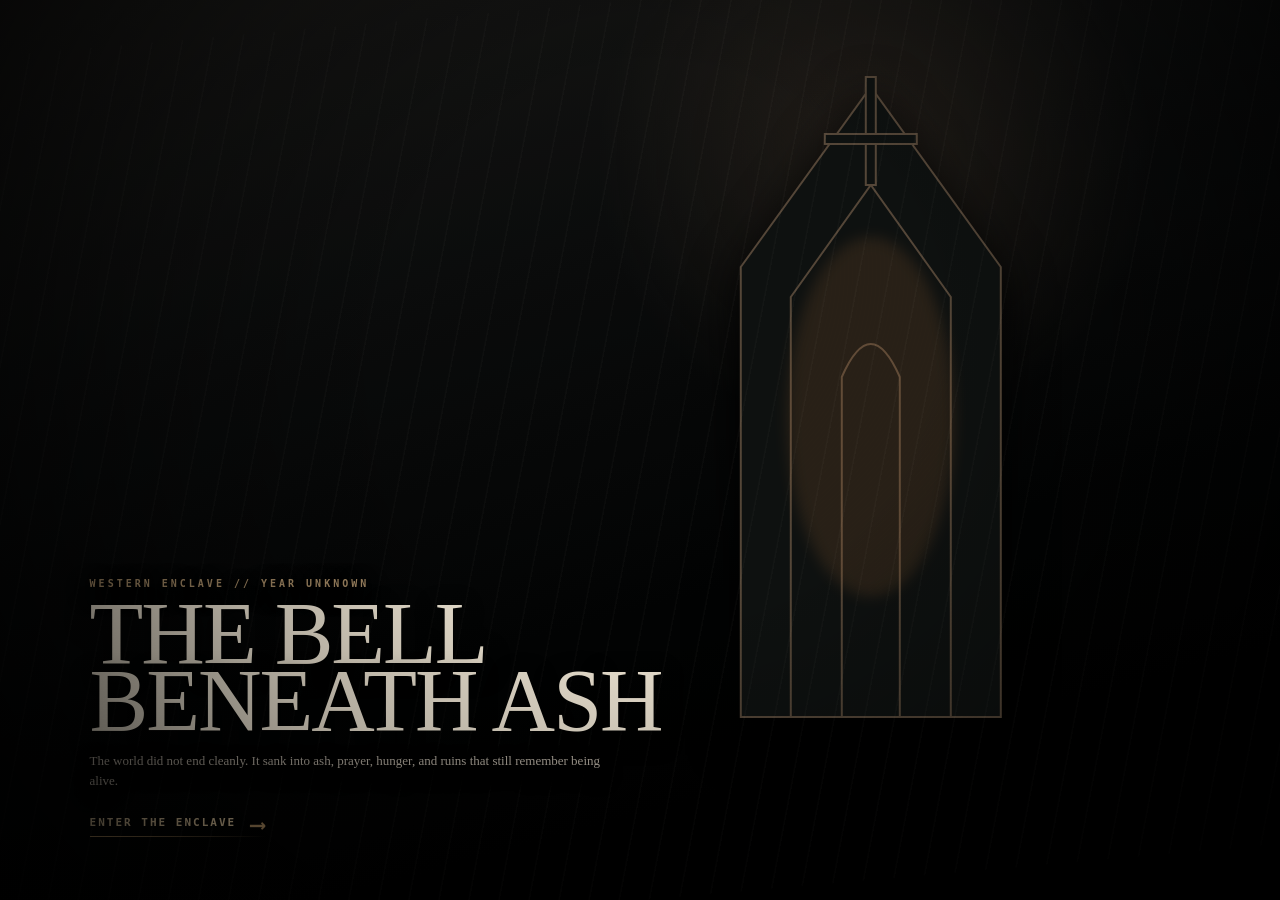
<file: v6.html>
<!doctype html><html><head><meta charset="utf-8"><meta name="viewport" content="width=device-width,initial-scale=1,viewport-fit=cover"><meta name="theme-color" content="#070604"><title>The Bell Beneath Ash · V6</title><style>
*{box-sizing:border-box}html,body{margin:0;width:100%;height:100%;overflow:hidden;background:#050403;color:#e8dfcd;font-family:Georgia,serif}button{font:inherit;color:inherit;-webkit-tap-highlight-color:transparent}#app{width:100%;height:100dvh}.v6{position:relative;width:100%;height:100%;overflow:hidden;background:#070604}.grain{position:absolute;inset:0;pointer-events:none;z-index:50;opacity:.24;background:repeating-radial-gradient(ellipse at 20% 30%,rgba(255,244,220,.045) 0 1px,transparent 1px 4px);mix-blend-mode:soft-light}.wash{position:absolute;inset:0;pointer-events:none;z-index:40;background:radial-gradient(circle at 52% 38%,transparent 0 30%,rgba(0,0,0,.28) 58%,rgba(0,0,0,.9) 100%)}
.screen{position:absolute;inset:0;overflow:hidden}.hidden{display:none}.ambient{position:absolute;inset:-4%;filter:saturate(.55) contrast(1.1) brightness(.72)}
/* title */.title .ambient{background:radial-gradient(circle at 67% 20%,rgba(154,105,60,.25),transparent 23%),linear-gradient(165deg,#2c2a25 0,#181b1b 33%,#0e1010 62%,#070604 100%)}.cathedral{position:absolute;right:-4%;top:3%;width:72%;height:80%;filter:drop-shadow(0 20px 25px #000)}.cathedral path{fill:#0e1110;stroke:#544638;stroke-width:2}.cathedral .glow{fill:#9d6537;opacity:.18;filter:blur(7px)}.ash{position:absolute;inset:0;background:repeating-linear-gradient(101deg,transparent 0 28px,rgba(229,222,205,.05) 29px 30px);transform:skewY(-5deg);opacity:.5}.title-copy{position:absolute;left:7vw;bottom:7vh;right:7vw;z-index:5;text-shadow:0 7px 25px #000}.title-copy small{font:600 10px/1.2 ui-monospace,monospace;letter-spacing:3px;color:#a88d68}.title-copy h1{margin:9px 0 16px;font-size:clamp(52px,15vw,88px);font-weight:500;line-height:.77;letter-spacing:-2px;color:#f2e9d7}.title-copy p{max-width:520px;font-size:13px;line-height:1.5;color:#b8b0a4;margin:0 0 18px}.begin{position:relative;border:0;background:none;padding:8px 30px 8px 0;font:600 11px ui-monospace,monospace;letter-spacing:2px;color:#d9c29b}.begin:after{content:'⟶';position:absolute;right:0;top:4px;font-size:22px;color:#aa895e}.begin:before{content:'';position:absolute;left:0;right:0;bottom:0;height:1px;background:linear-gradient(90deg,#b18f60,transparent)}
/* chrome */.brandline{position:absolute;z-index:20;left:15px;top:12px;font:600 6px ui-monospace,monospace;letter-spacing:1.8px;color:#847664;text-shadow:0 2px 8px #000}.resline{position:absolute;z-index:20;right:14px;top:12px;display:flex;gap:11px;font:600 7px ui-monospace,monospace;color:#baa57f;text-shadow:0 2px 8px #000}.navline{position:absolute;z-index:30;left:14px;right:14px;bottom:max(12px,env(safe-area-inset-bottom));display:flex;justify-content:space-between;align-items:end}.navline button{border:0;background:none;padding:4px 0;font:600 6px ui-monospace,monospace;letter-spacing:1.1px;color:#665f55;position:relative}.navline button.active{color:#dfd2ba}.navline button.active:before{content:'•';position:absolute;left:50%;transform:translateX(-50%);top:-9px;color:#b28e5b}.screen-title{position:absolute;z-index:9;left:15px;top:37px;text-shadow:0 3px 12px #000}.screen-title small{display:block;font:600 6px ui-monospace,monospace;letter-spacing:1.7px;color:#8e7a5c}.screen-title b{display:block;margin-top:4px;font-size:24px;font-weight:500;letter-spacing:.4px}
/* enclave */.enclave .ambient{background:linear-gradient(180deg,#222724 0,#121714 46%,#090907 100%)}.enclave .ambient:before{content:'';position:absolute;left:-8%;right:-8%;bottom:13%;height:60%;background:linear-gradient(90deg,#0c100f 0 11%,transparent 11% 14%,#181d19 14% 31%,transparent 31% 35%,#111612 35% 48%,transparent 48% 52%,#1a1e1a 52% 71%,transparent 71% 74%,#101411 74% 100%);clip-path:polygon(0 100%,0 50%,7% 50%,7% 25%,13% 25%,13% 46%,20% 46%,20% 16%,27% 16%,27% 55%,34% 55%,34% 35%,41% 35%,41% 7%,48% 7%,48% 52%,57% 52%,57% 22%,64% 22%,64% 58%,72% 58%,72% 33%,79% 33%,79% 13%,86% 13%,86% 54%,93% 54%,93% 40%,100% 40%,100% 100%);box-shadow:0 -20px 80px #000}.enclave .ambient:after{content:'';position:absolute;inset:0;background:radial-gradient(circle at 45% 58%,rgba(169,111,55,.2),transparent 18%),radial-gradient(circle at 72% 52%,rgba(140,83,43,.12),transparent 20%),linear-gradient(0deg,#070604 0,transparent 34%)}.facility{position:absolute;z-index:8;border:0;background:none;padding:0;text-align:left;text-shadow:0 3px 10px #000}.facility b{display:block;font-size:11px;font-weight:500;letter-spacing:.4px}.facility span{display:block;font:600 5px ui-monospace,monospace;letter-spacing:1px;color:#8c7a61;margin-top:2px}.facility:after{content:'';display:block;width:34px;height:1px;background:#8f7652;margin-top:4px;opacity:.7}.f-hall{left:10%;top:48%}.f-forge{left:42%;top:61%}.f-infirmary{right:9%;top:51%;text-align:right}.f-infirmary:after{margin-left:auto}.f-tower{right:18%;top:26%;text-align:right}.f-tower:after{margin-left:auto}.f-store{left:22%;top:30%}.mission{position:absolute;z-index:9;left:15px;right:15px;bottom:54px;max-width:560px;text-shadow:0 3px 10px #000}.mission small{display:block;font:600 6px ui-monospace,monospace;letter-spacing:1.5px;color:#8c7657}.mission b{display:block;margin:4px 0;font-size:17px;font-weight:500}.mission span{font-size:8px;color:#8f887d}.mission button{float:right;margin-top:-22px;border:0;background:none;color:#c4a575;font-size:22px}
/* hunters */.hunters{background:#080705}.hunters .ambient{background:url('./assets/hunter-hall-interior-v2.svg') center/cover no-repeat;filter:brightness(.33) saturate(.42) contrast(1.12)}.hero-art{position:absolute;z-index:4;left:8%;right:8%;top:4%;bottom:13%;background:var(--hero) center bottom/contain no-repeat;filter:drop-shadow(0 25px 24px #000) saturate(.9)}.hunter-name{position:absolute;z-index:8;left:15px;bottom:23%;text-shadow:0 4px 16px #000}.hunter-name small{display:block;font:600 6px ui-monospace,monospace;letter-spacing:1.8px;color:#a0845d}.hunter-name h2{font-size:42px;font-weight:500;line-height:.85;margin:5px 0}.hunter-name p{font-size:9px;font-style:italic;color:#9d968b;margin:0;max-width:250px}.roster-orbit{position:absolute;z-index:10;right:11px;top:64px;display:flex;flex-direction:column;gap:12px}.roster-orbit button{width:48px;height:48px;border:0;border-radius:50%;background:rgba(9,8,6,.5);padding:0;overflow:hidden;opacity:.36;box-shadow:0 0 0 1px rgba(156,130,87,.16)}.roster-orbit button:before{content:'';display:block;width:100%;height:100%;background:var(--thumb) center 16%/42px auto no-repeat}.roster-orbit button.active{opacity:1;box-shadow:0 0 0 1px #a78959,0 0 22px rgba(167,126,65,.16)}.gear-words{position:absolute;z-index:9;right:13px;bottom:19%;text-align:right}.gear-words button{display:block;border:0;background:none;padding:3px 0;font:600 6px ui-monospace,monospace;letter-spacing:1px;color:#786e60}.gear-words button.filled{color:#c1a77d}.hunter-stats{position:absolute;z-index:8;left:15px;right:15px;bottom:55px;display:flex;gap:18px;align-items:end;text-shadow:0 3px 10px #000}.hunter-stats div small{display:block;font:600 5px ui-monospace,monospace;color:#746b60;letter-spacing:1px}.hunter-stats div b{display:block;font-size:18px;font-weight:500;margin-top:2px}.hunter-stats .set{margin-left:auto;text-align:right}
/* map */.map{background:#0b0906}.map .ambient{background:radial-gradient(circle at 47% 44%,#2e281d 0,#15110b 40%,#070604 82%)}.map .ambient:before{content:'';position:absolute;inset:8% 5% 13%;background:repeating-radial-gradient(ellipse at 28% 56%,transparent 0 24px,rgba(187,159,110,.035) 25px 26px);clip-path:polygon(4% 10%,20% 4%,38% 8%,51% 3%,71% 8%,93% 4%,97% 22%,94% 40%,99% 58%,94% 78%,97% 93%,76% 96%,61% 91%,43% 97%,27% 92%,8% 97%,4% 78%,8% 61%,3% 41%,7% 23%);box-shadow:inset 0 0 70px #000}.trail{position:absolute;z-index:5;left:12%;bottom:18%;width:72%;height:58%;border-left:2px solid rgba(169,140,91,.55);border-bottom:2px solid rgba(169,140,91,.45);transform:rotate(-18deg) skewX(-18deg);border-radius:46% 0 42% 32%;opacity:.7}.node{position:absolute;z-index:9;border:0;background:none;padding:0;text-shadow:0 3px 10px #000;text-align:left}.node i{display:block;width:15px;height:15px;border:1px solid #a18458;border-radius:50%;background:#151009;box-shadow:0 0 0 5px rgba(8,6,4,.8)}.node b{display:block;margin-top:7px;font-size:9px;font-weight:500}.node span{display:block;font:600 5px ui-monospace,monospace;letter-spacing:.8px;color:#7c715f;margin-top:2px}.n0{left:14%;bottom:18%}.n1{left:37%;bottom:38%}.n2{left:61%;top:31%}.n3{right:10%;top:14%}.node.closed{opacity:.25}.map-intel{position:absolute;z-index:8;left:15px;bottom:56px;text-shadow:0 3px 10px #000}.map-intel small{font:600 5px ui-monospace,monospace;letter-spacing:1.4px;color:#7c6c55}.map-intel b{display:block;margin-top:4px;font-size:15px;font-weight:500}
/* loot */.loot{background:radial-gradient(circle at 50% 0,#191109,#070604 55%)}.loot-scroll{position:absolute;z-index:5;left:15px;right:15px;top:70px;bottom:54px;overflow:auto;padding-right:4px}.loot-line{position:relative;min-height:78px;padding:11px 68px 12px 8px;border-bottom:1px solid rgba(121,100,69,.28)}.loot-line:before{content:'✦';position:absolute;left:0;top:15px;color:#9c7f53;font-size:9px}.loot-line small,.loot-line b,.loot-line span{display:block;margin-left:18px}.loot-line small{font:600 5px ui-monospace,monospace;letter-spacing:1.1px;color:#7f6e56}.loot-line b{font-size:13px;font-weight:500;margin-top:5px}.loot-line span{font-size:7px;color:#82796c;margin-top:4px}.loot-line button{position:absolute;right:0;top:18px;border:0;background:none;font:600 6px ui-monospace,monospace;letter-spacing:1px;color:#b99a69;padding:8px 0}.empty{padding:30px 0;color:#766d61;font-style:italic;font-size:12px}
/* toast */.toast{position:absolute;z-index:60;left:50%;bottom:72px;transform:translateX(-50%);font:600 6px ui-monospace,monospace;letter-spacing:1.2px;color:#d7c49e;text-shadow:0 3px 8px #000;opacity:0;transition:.2s}.toast.show{opacity:1}
</style></head><body><div id="app"></div><script>
(()=>{const A='./assets/';const ART={Vanguard:A+'hunter-vanguard-v2.svg',Duelist:A+'hunter-duelist-v2.svg',Physician:A+'hunter-physician-v2.svg'};const KEY='bell-v6';let s=JSON.parse(localStorage.getItem(KEY)||'null')||{started:false,screen:'title',coin:90,iron:12,salvage:0,selected:'Vanguard',clears:0,loot:[]};const save=()=>localStorage.setItem(KEY,JSON.stringify(s));const app=document.querySelector('#app');const objective=()=>s.clears?'Return to the Marches':'Open the Western Road';const desc=()=>s.clears?'Push farther into the Ashen Marches.':'Clear the Forsaken Farmstead.';function chrome(active){return `<div class="brandline">THE BELL BENEATH ASH</div><div class="resline"><span>◈ ${s.coin}</span><span>⚒ ${s.iron}</span><span>⌁ ${s.salvage}</span></div><nav class="navline">${[['enclave','ENCLAVE'],['hunters','HUNTERS'],['map','MARCHES'],['loot','LOOT']].map(([k,l])=>`<button data-go="${k}" class="${active===k?'active':''}">${l}</button>`).join('')}</nav>`}function title(){return `<section class="screen title"><div class="ambient"></div><svg class="cathedral" viewBox="0 0 420 720"><path d="M80 690V240L210 60l130 180v450z"/><path d="M130 690V270l80-112 80 112v420z"/><path d="M181 690V350q29-66 58 0v340z"/><path d="M205 158V50h10v108z"/><path d="M164 107h92v10h-92z"/><ellipse class="glow" cx="210" cy="390" rx="84" ry="180"/></svg><div class="ash"></div><div class="title-copy"><small>WESTERN ENCLAVE // YEAR UNKNOWN</small><h1>THE BELL<br>BENEATH ASH</h1><p>The world did not end cleanly. It sank into ash, prayer, hunger, and ruins that still remember being alive.</p><button class="begin" data-begin>${s.started?'CONTINUE THE MARCH':'ENTER THE ENCLAVE'}</button></div></section>`}function enclave(){return `<section class="screen enclave"><div class="ambient"></div>${chrome('enclave')}<div class="screen-title"><small>LAST HABITABLE HOLD</small><b>The Enclave</b></div><button class="facility f-hall" data-go="hunters"><b>Hunter Hall</b><span>ACTIVE ROSTER</span></button><button class="facility f-forge" data-toast="Forge reconstruction will return in the next pass"><b>Forge</b><span>IRONWORKS</span></button><button class="facility f-infirmary" data-toast="Infirmary ready"><b>Infirmary</b><span>FIELD CARE</span></button><button class="facility f-tower" data-go="map"><b>Scout Tower</b><span>WESTERN ROAD</span></button><button class="facility f-store" data-go="loot"><b>Storehouse</b><span>${s.loot.length} RECOVERED</span></button><div class="mission"><small>DIRECTIVE</small><b>${objective()}</b><span>${desc()}</span><button data-go="map">›</button></div></section>`}function hunters(){const h=s.selected;return `<section class="screen hunters"><div class="ambient"></div>${chrome('hunters')}<div class="screen-title"><small>HUNTER HALL</small><b>Active Roster</b></div><div class="hero-art" style="--hero:url('${ART[h]}')"></div><div class="roster-orbit">${Object.keys(ART).map(n=>`<button data-hunter="${n}" class="${n===h?'active':''}" style="--thumb:url('${ART[n]}')" aria-label="${n}"></button>`).join('')}</div><div class="hunter-name"><small>${h==='Vanguard'?'FRONTLINE // THE WALL':h==='Duelist'?'STRIKER // THE KNIFE':'SUPPORT // THE LANTERN'}</small><h2>${h.toUpperCase()}</h2><p>${h==='Vanguard'?'Hold the breach. Bring the others home.':h==='Duelist'?'Find the opening. End it before it answers.':'Keep the line alive long enough to finish the hunt.'}</p></div><div class="gear-words"><button>WEAPON — EMPTY</button><button>HEAD — EMPTY</button><button>ARMOR — EMPTY</button><button>CHARM — EMPTY</button></div><div class="hunter-stats"><div><small>VITALITY</small><b>${h==='Vanguard'?170:h==='Duelist'?116:126}</b></div><div><small>STRIKE</small><b>${h==='Vanguard'?16:h==='Duelist'?24:12}</b></div><div class="set"><small>RESONANCE</small><b>0 / 4</b></div></div></section>`}function map(){const c=s.clears;return `<section class="screen map"><div class="ambient"></div>${chrome('map')}<div class="screen-title"><small>SCOUT CARTOGRAPHY</small><b>Ashen Marches</b></div><div class="trail"></div><div class="nodes"><button class="node n0" data-expedition><i></i><b>Forsaken Farmstead</b><span>${c?'CLEARED':'OPEN'}</span></button><button class="node n1 ${c?'':'closed'}" ${c?'data-toast="Hollow Causeway is the next expedition"':''}><i></i><b>${c?'Hollow Causeway':'Unknown'}</b><span>${c?'OPEN':'FOG'}</span></button><button class="node n2 closed"><i></i><b>Unknown</b><span>FOG</span></button><button class="node n3 closed"><i></i><b>Unknown</b><span>FOG</span></button></div><div class="map-intel"><small>WESTERN ROAD</small><b>${objective()}</b></div></section>`}function loot(){return `<section class="screen loot">${chrome('loot')}<div class="screen-title"><small>STOREHOUSE</small><b>Recovered Relics</b></div><div class="loot-scroll">${s.loot.length?s.loot.map((x,i)=>`<article class="loot-line"><small>${x.rarity.toUpperCase()} // ${x.slot}</small><b>${x.name}</b><span>${x.note}</span><button data-equip="${i}">EQUIP →</button></article>`).join(''):'<div class="empty">Nothing has been carried home yet.</div>'}</div></section>`}function render(){app.innerHTML=`<main class="v6">${s.screen==='title'?title():s.screen==='enclave'?enclave():s.screen==='hunters'?hunters():s.screen==='map'?map():loot()}<div class="wash"></div><div class="grain"></div><div class="toast" id="toast"></div></main>`;bind()}function toast(t){const el=document.querySelector('#toast');el.textContent=t;el.classList.add('show');setTimeout(()=>el.classList.remove('show'),1500)}function bind(){document.querySelectorAll('[data-go]').forEach(b=>b.onclick=()=>{s.screen=b.dataset.go;s.started=true;save();render()});document.querySelector('[data-begin]')?.addEventListener('click',()=>{s.started=true;s.screen='enclave';save();render()});document.querySelectorAll('[data-hunter]').forEach(b=>b.onclick=()=>{s.selected=b.dataset.hunter;save();render()});document.querySelectorAll('[data-toast]').forEach(b=>b.onclick=()=>toast(b.dataset.toast));document.querySelector('[data-expedition]')?.addEventListener('click',()=>{if(!s.clears){s.clears=1;s.coin+=28;s.iron+=18;s.salvage+=3;s.loot.push({rarity:'uncommon',slot:'Weapon',name:'Ash-Bitten Sabre',note:'+6 ATK · recovered from the Farmstead'});save();render();setTimeout(()=>toast('FARMSTEAD CLEARED // RELIC RECOVERED'),50)}else toast('Farmstead already cleared')});document.querySelectorAll('[data-equip]').forEach(b=>b.onclick=()=>toast('Equipped to '+s.selected))}render()})();
</script></body></html>
</file>
